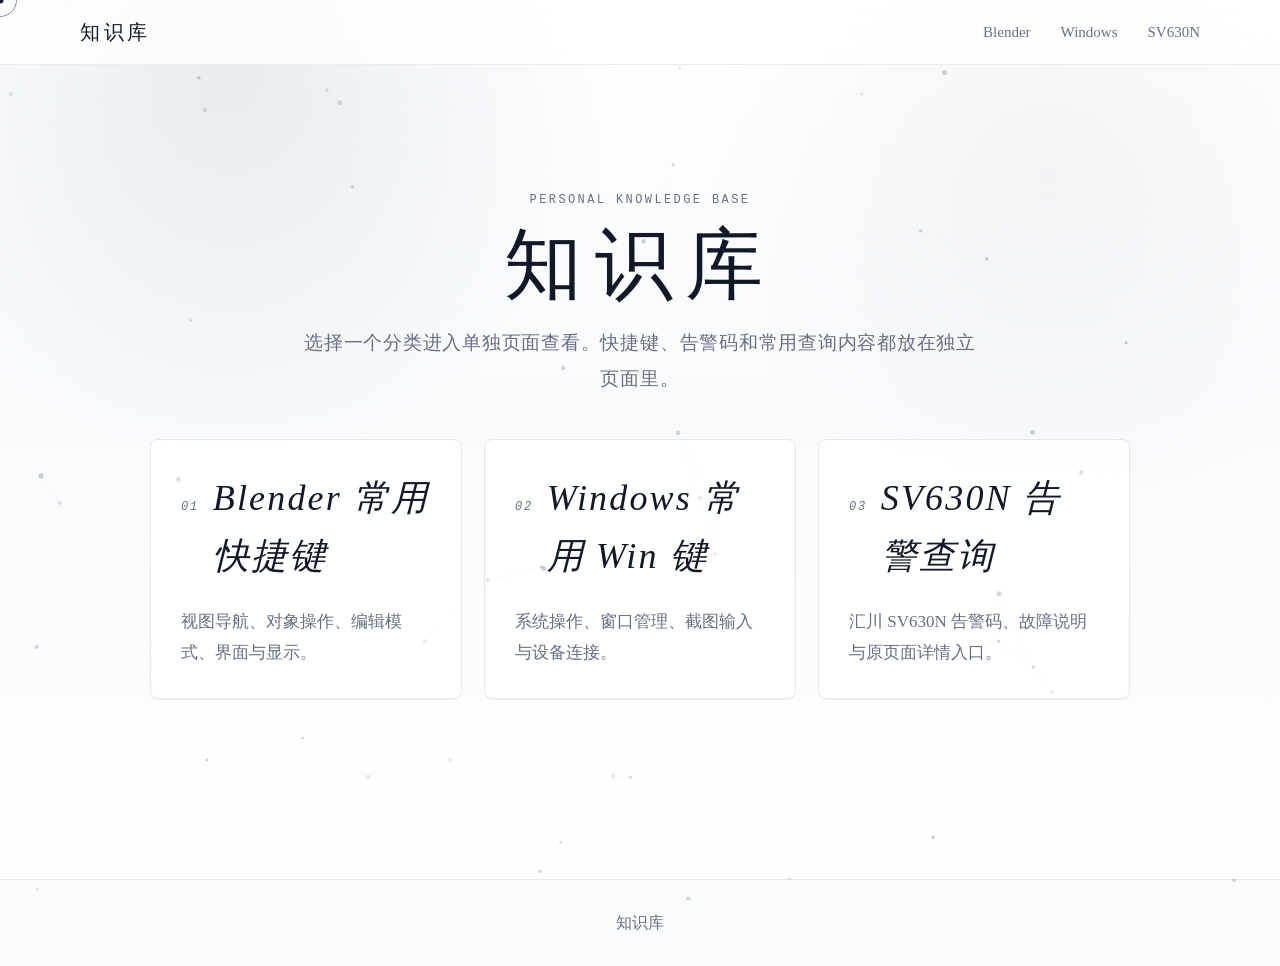
<file: index.html>
<!DOCTYPE html>
<html lang="zh-CN">
  <head>
    <meta charset="UTF-8" />
    <meta name="viewport" content="width=device-width, initial-scale=1.0" />
    <meta http-equiv="Cache-Control" content="no-store, no-cache, must-revalidate" />
    <meta http-equiv="Pragma" content="no-cache" />
    <meta http-equiv="Expires" content="0" />
    <meta name="description" content="Blender、Windows 和 SV630N 告警知识库。" />
    <title>知识库</title>
    <link rel="icon" href="favicon.png" type="image/png" />
    <link rel="stylesheet" href="styles.css?v=align4" />
  </head>
  <body>
    <canvas id="particle-field" aria-hidden="true"></canvas>
    <div class="cursor-dot" aria-hidden="true"></div>
    <div class="cursor-ring" aria-hidden="true"></div>

    <header class="site-header">
      <div class="topbar">
        <a class="brand" href="index.html">知识库</a>
        <nav>
          <a href="blender.html">Blender</a>
          <a href="windows.html">Windows</a>
          <a href="sv630n.html">SV630N</a>
        </nav>
      </div>
    </header>

    <main class="page">
      <section class="intro home-intro reveal">
        <p class="eyebrow">personal knowledge base</p>
        <h1>知识库</h1>
        <p>选择一个分类进入单独页面查看。快捷键、告警码和常用查询内容都放在独立页面里。</p>

        <div class="home-grid">
          <a class="home-card" href="blender.html">
            <h2><span class="home-card-index">01</span>Blender 常用快捷键</h2>
            <p>视图导航、对象操作、编辑模式、界面与显示。</p>
          </a>

          <a class="home-card" href="windows.html">
            <h2><span class="home-card-index">02</span>Windows 常用 Win 键</h2>
            <p>系统操作、窗口管理、截图输入与设备连接。</p>
          </a>

          <a class="home-card" href="sv630n.html">
            <h2><span class="home-card-index">03</span>SV630N 告警查询</h2>
            <p>汇川 SV630N 告警码、故障说明与原页面详情入口。</p>
          </a>
        </div>
      </section>
    </main>

    <footer class="footer">
      <p>知识库</p>
    </footer>

    <script src="script.js?v=align4"></script>
  </body>
</html>
</file>
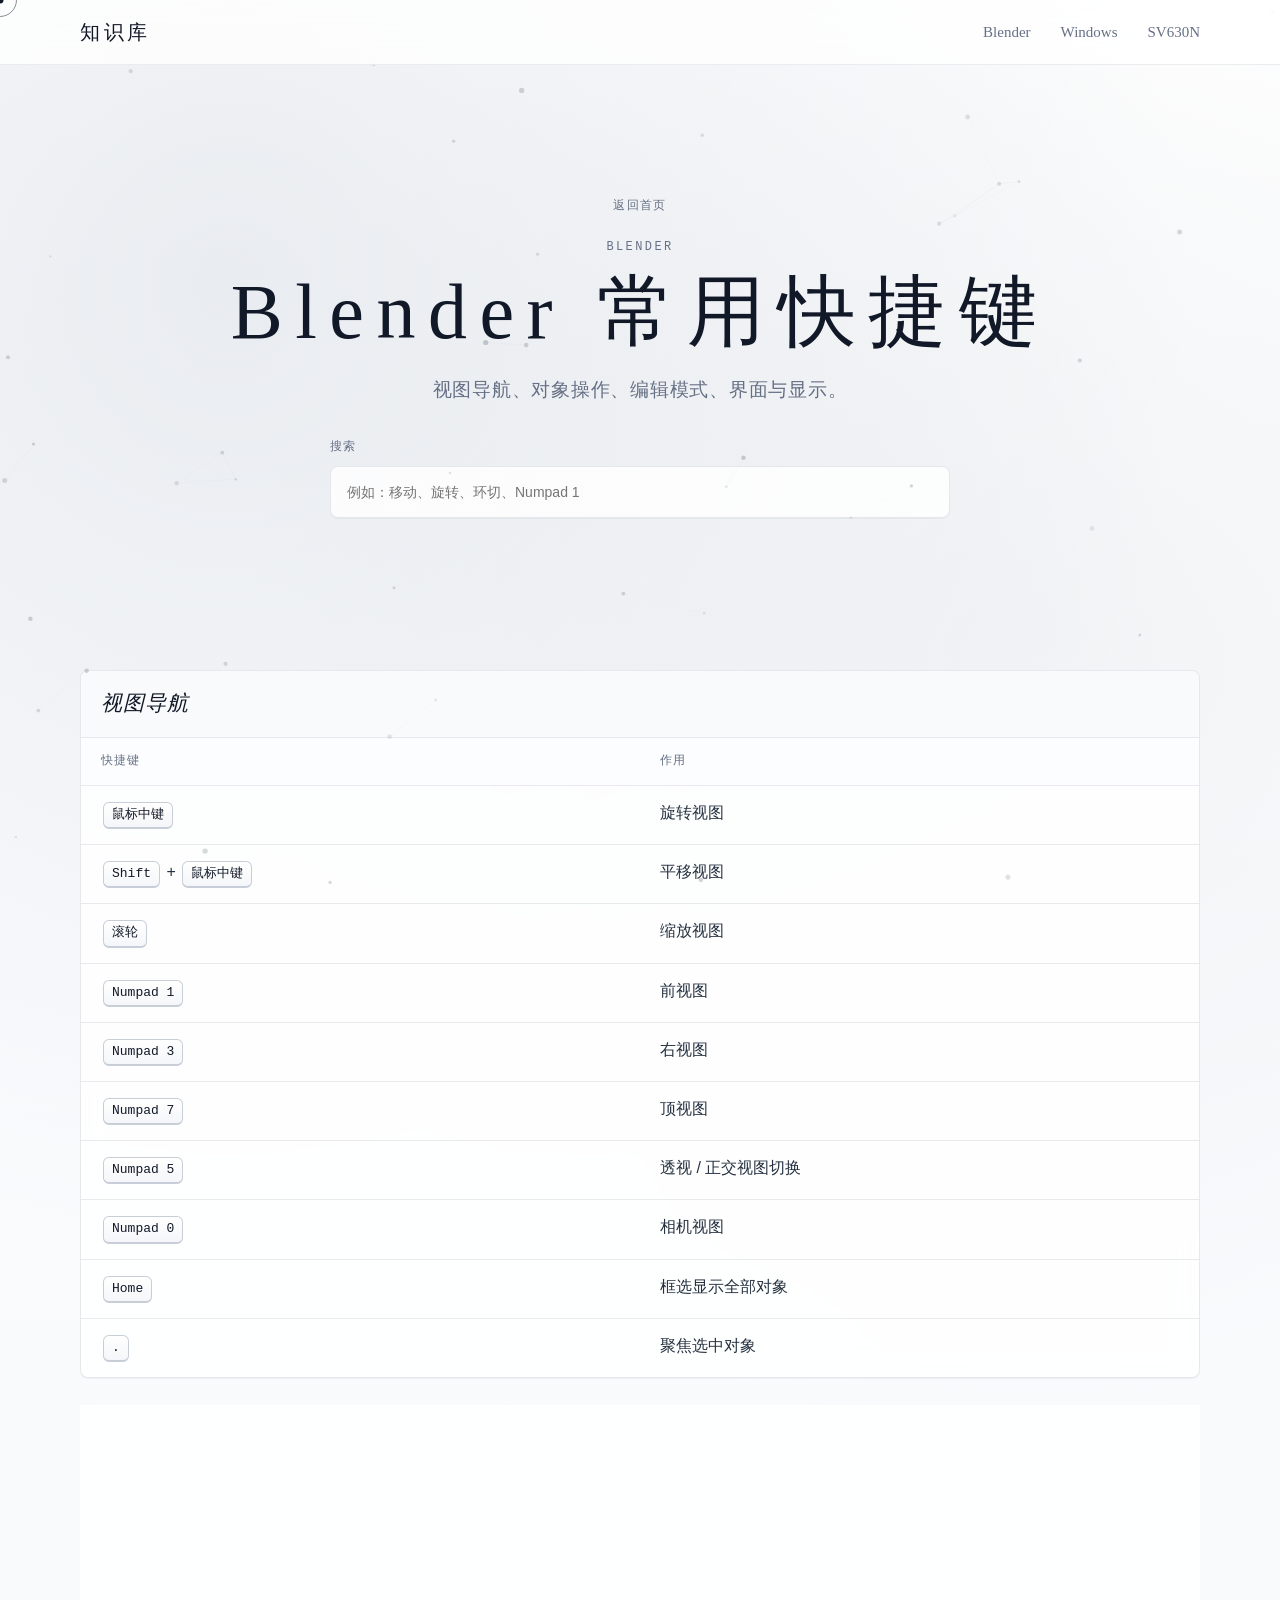
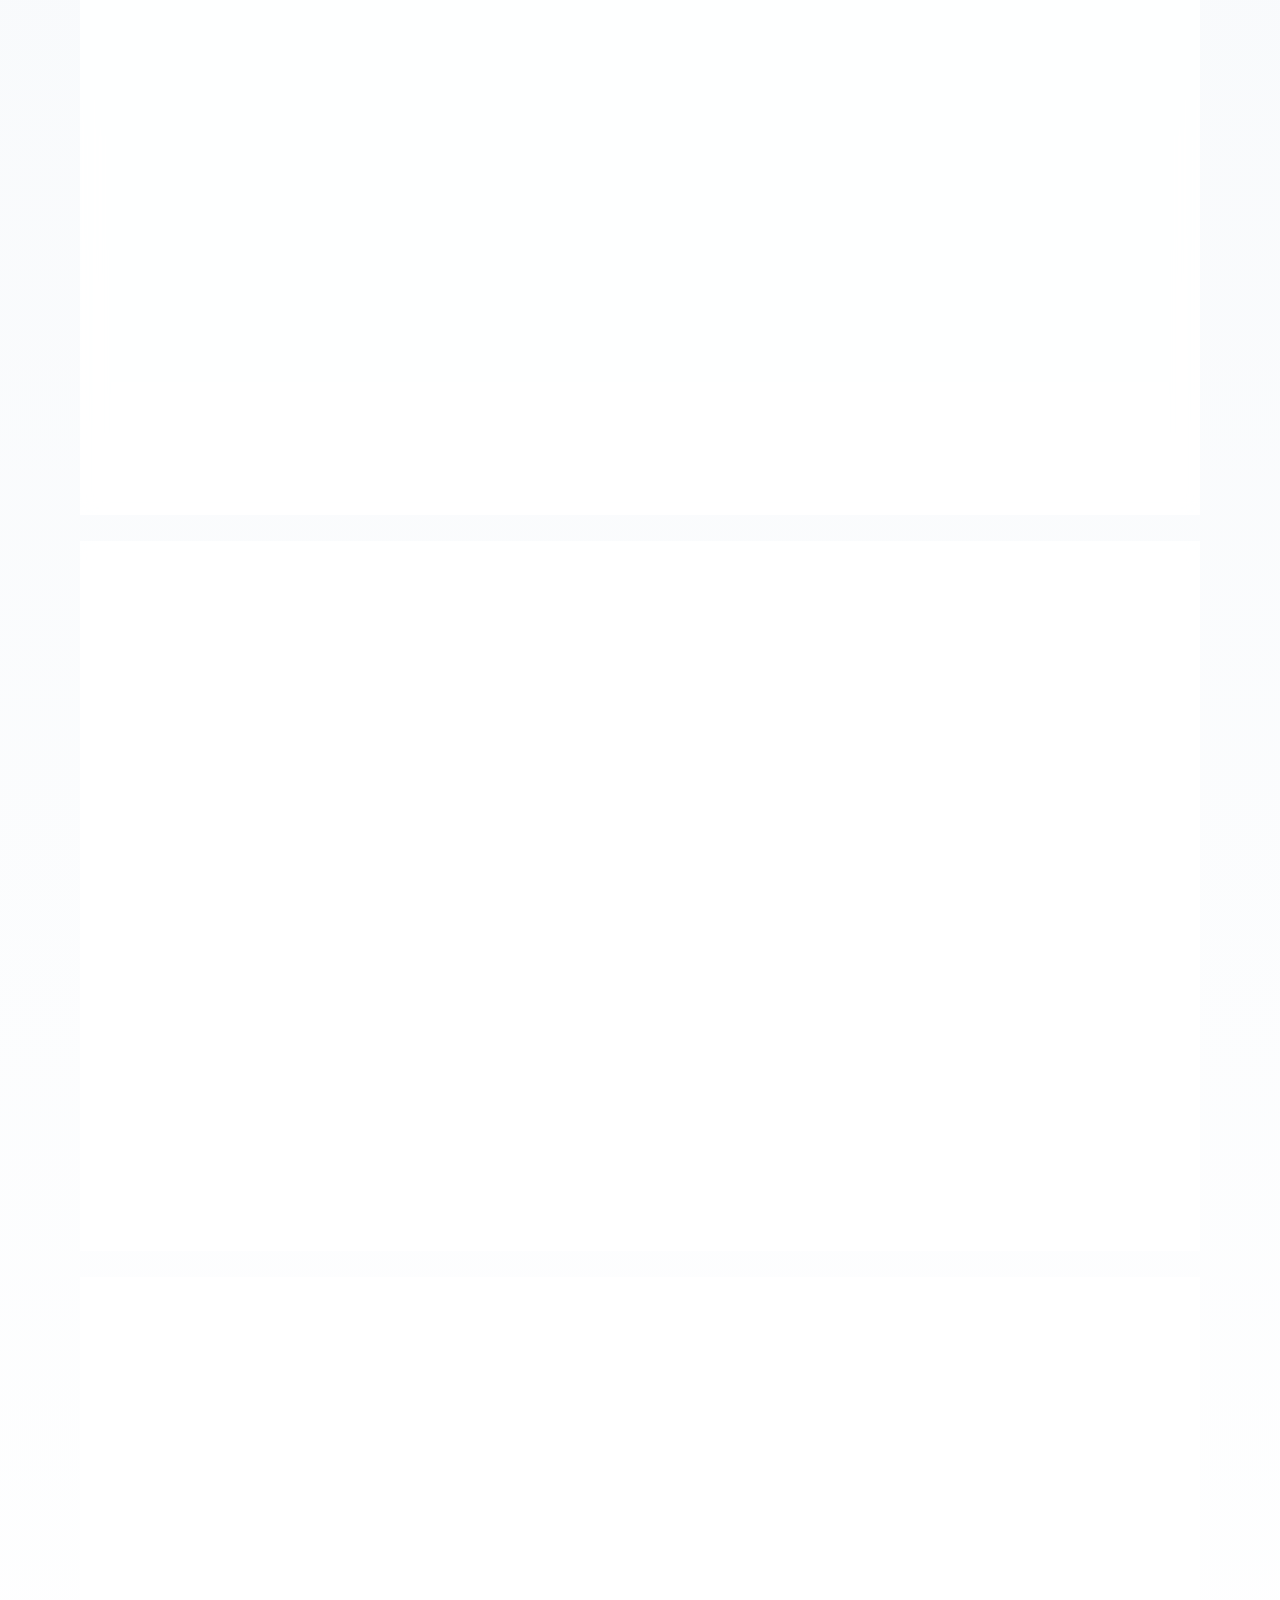
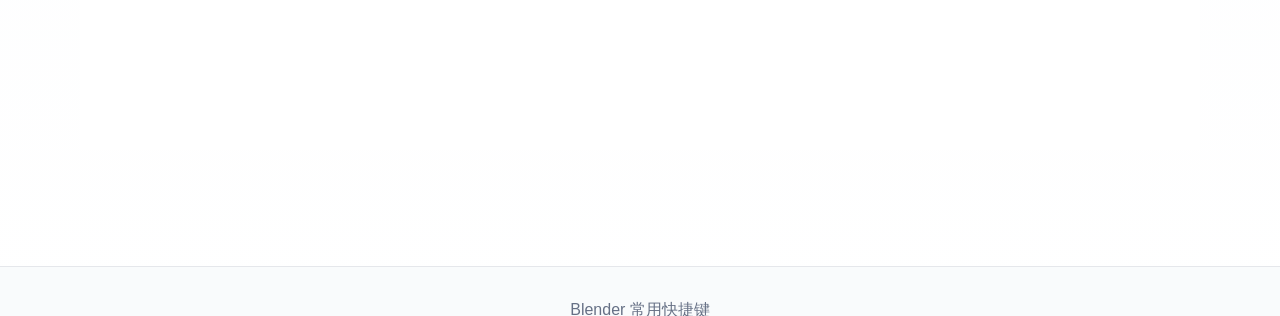
<file: blender.html>
<!DOCTYPE html>
<html lang="zh-CN">
  <head>
    <meta charset="UTF-8" />
    <meta name="viewport" content="width=device-width, initial-scale=1.0" />
    <meta http-equiv="Cache-Control" content="no-store, no-cache, must-revalidate" />
    <meta http-equiv="Pragma" content="no-cache" />
    <meta http-equiv="Expires" content="0" />
    <meta name="description" content="Blender 常用快捷键速查。" />
    <title>Blender 常用快捷键</title>
    <link rel="icon" href="favicon.png" type="image/png" />
    <link rel="stylesheet" href="styles.css?v=pages2" />
  </head>
  <body>
    <canvas id="particle-field" aria-hidden="true"></canvas>
    <div class="cursor-dot" aria-hidden="true"></div>
    <div class="cursor-ring" aria-hidden="true"></div>

    <header class="site-header">
      <div class="topbar">
        <a class="brand" href="index.html">知识库</a>
        <nav>
          <a href="blender.html">Blender</a>
          <a href="windows.html">Windows</a>
          <a href="sv630n.html">SV630N</a>
        </nav>
      </div>
    </header>

    <main class="page">
      <section class="intro reveal">
        <a class="back-link" href="index.html">返回首页</a>
        <p class="eyebrow">Blender</p>
        <h1>Blender 常用快捷键</h1>
        <p>视图导航、对象操作、编辑模式、界面与显示。</p>
        <label class="search">
          <span>搜索</span>
          <input id="shortcut-search" type="search" placeholder="例如：移动、旋转、环切、Numpad 1" autocomplete="off" />
        </label>
      </section>

      <section class="section reveal" data-section>
        <div class="table-block">
          <h3>视图导航</h3>
          <table>
            <thead>
              <tr>
                <th>快捷键</th>
                <th>作用</th>
              </tr>
            </thead>
            <tbody>
              <tr><td><kbd>鼠标中键</kbd></td><td>旋转视图</td></tr>
              <tr><td><kbd>Shift</kbd> + <kbd>鼠标中键</kbd></td><td>平移视图</td></tr>
              <tr><td><kbd>滚轮</kbd></td><td>缩放视图</td></tr>
              <tr><td><kbd>Numpad 1</kbd></td><td>前视图</td></tr>
              <tr><td><kbd>Numpad 3</kbd></td><td>右视图</td></tr>
              <tr><td><kbd>Numpad 7</kbd></td><td>顶视图</td></tr>
              <tr><td><kbd>Numpad 5</kbd></td><td>透视 / 正交视图切换</td></tr>
              <tr><td><kbd>Numpad 0</kbd></td><td>相机视图</td></tr>
              <tr><td><kbd>Home</kbd></td><td>框选显示全部对象</td></tr>
              <tr><td><kbd>.</kbd></td><td>聚焦选中对象</td></tr>
            </tbody>
          </table>
        </div>

        <div class="table-block">
          <h3>对象操作</h3>
          <table>
            <thead>
              <tr>
                <th>快捷键</th>
                <th>作用</th>
              </tr>
            </thead>
            <tbody>
              <tr><td><kbd>G</kbd></td><td>移动</td></tr>
              <tr><td><kbd>R</kbd></td><td>旋转</td></tr>
              <tr><td><kbd>S</kbd></td><td>缩放</td></tr>
              <tr><td><kbd>G</kbd> / <kbd>R</kbd> / <kbd>S</kbd> + <kbd>X</kbd><kbd>Y</kbd><kbd>Z</kbd></td><td>沿指定轴移动、旋转或缩放</td></tr>
              <tr><td><kbd>Shift</kbd> + <kbd>A</kbd></td><td>添加对象</td></tr>
              <tr><td><kbd>X</kbd> 或 <kbd>Delete</kbd></td><td>删除</td></tr>
              <tr><td><kbd>Shift</kbd> + <kbd>D</kbd></td><td>复制对象</td></tr>
              <tr><td><kbd>Alt</kbd> + <kbd>D</kbd></td><td>关联复制</td></tr>
              <tr><td><kbd>Ctrl</kbd> + <kbd>A</kbd></td><td>应用变换</td></tr>
              <tr><td><kbd>Ctrl</kbd> + <kbd>Z</kbd></td><td>撤销</td></tr>
            </tbody>
          </table>
        </div>

        <div class="table-block">
          <h3>编辑模式</h3>
          <table>
            <thead>
              <tr>
                <th>快捷键</th>
                <th>作用</th>
              </tr>
            </thead>
            <tbody>
              <tr><td><kbd>Tab</kbd></td><td>对象模式 / 编辑模式切换</td></tr>
              <tr><td><kbd>1</kbd> / <kbd>2</kbd> / <kbd>3</kbd></td><td>点 / 边 / 面选择</td></tr>
              <tr><td><kbd>A</kbd></td><td>全选 / 取消全选</td></tr>
              <tr><td><kbd>E</kbd></td><td>挤出</td></tr>
              <tr><td><kbd>I</kbd></td><td>内插面</td></tr>
              <tr><td><kbd>Ctrl</kbd> + <kbd>R</kbd></td><td>环切</td></tr>
              <tr><td><kbd>K</kbd></td><td>刀具</td></tr>
              <tr><td><kbd>F</kbd></td><td>填充面 / 创建边</td></tr>
              <tr><td><kbd>M</kbd></td><td>合并点</td></tr>
              <tr><td><kbd>P</kbd></td><td>分离选中部分</td></tr>
            </tbody>
          </table>
        </div>

        <div class="table-block">
          <h3>界面与显示</h3>
          <table>
            <thead>
              <tr>
                <th>快捷键</th>
                <th>作用</th>
              </tr>
            </thead>
            <tbody>
              <tr><td><kbd>T</kbd></td><td>显示 / 隐藏左侧工具栏</td></tr>
              <tr><td><kbd>N</kbd></td><td>显示 / 隐藏右侧属性栏</td></tr>
              <tr><td><kbd>Z</kbd></td><td>视图着色菜单</td></tr>
              <tr><td><kbd>F3</kbd></td><td>搜索命令</td></tr>
              <tr><td><kbd>Ctrl</kbd> + <kbd>Space</kbd></td><td>最大化当前区域</td></tr>
              <tr><td><kbd>Space</kbd></td><td>播放 / 暂停时间轴</td></tr>
            </tbody>
          </table>
        </div>
      </section>
    </main>

    <footer class="footer">
      <p>Blender 常用快捷键</p>
    </footer>

    <script src="script.js?v=pages2"></script>
  </body>
</html>
</file>
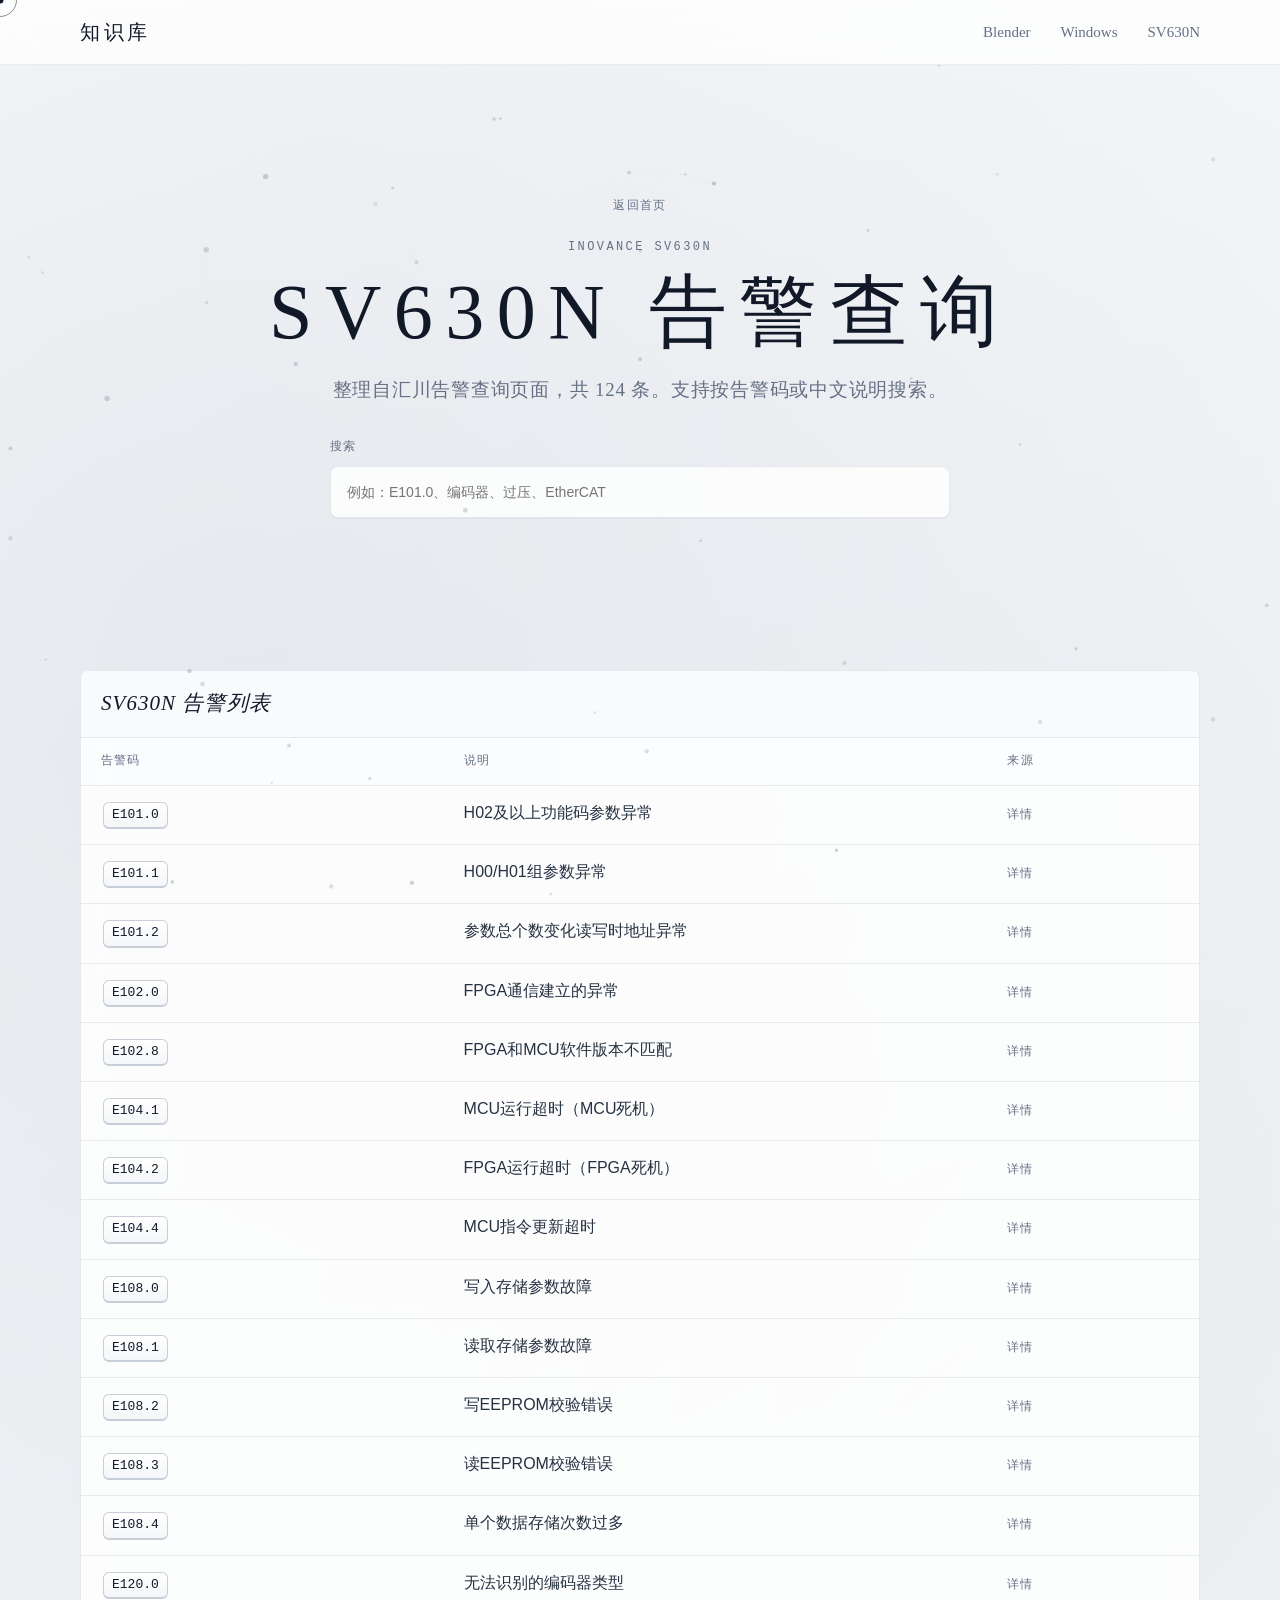
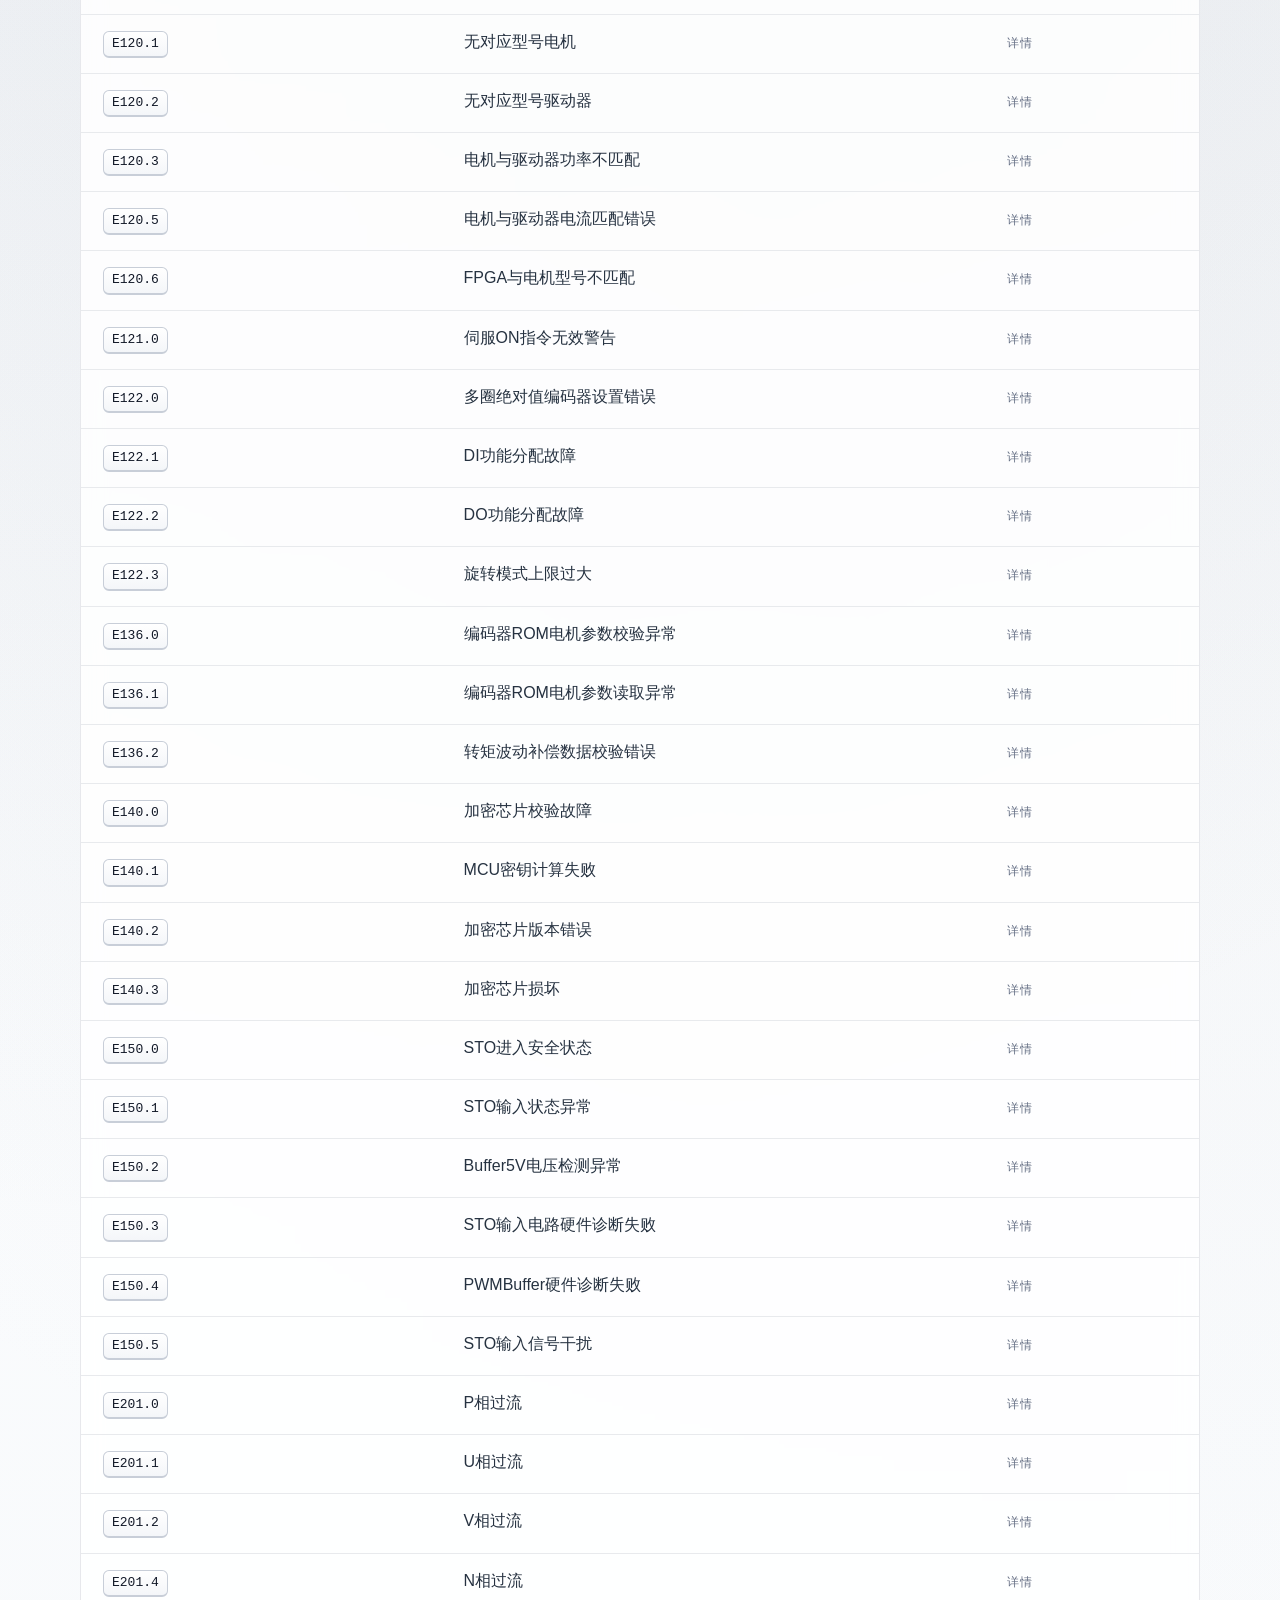
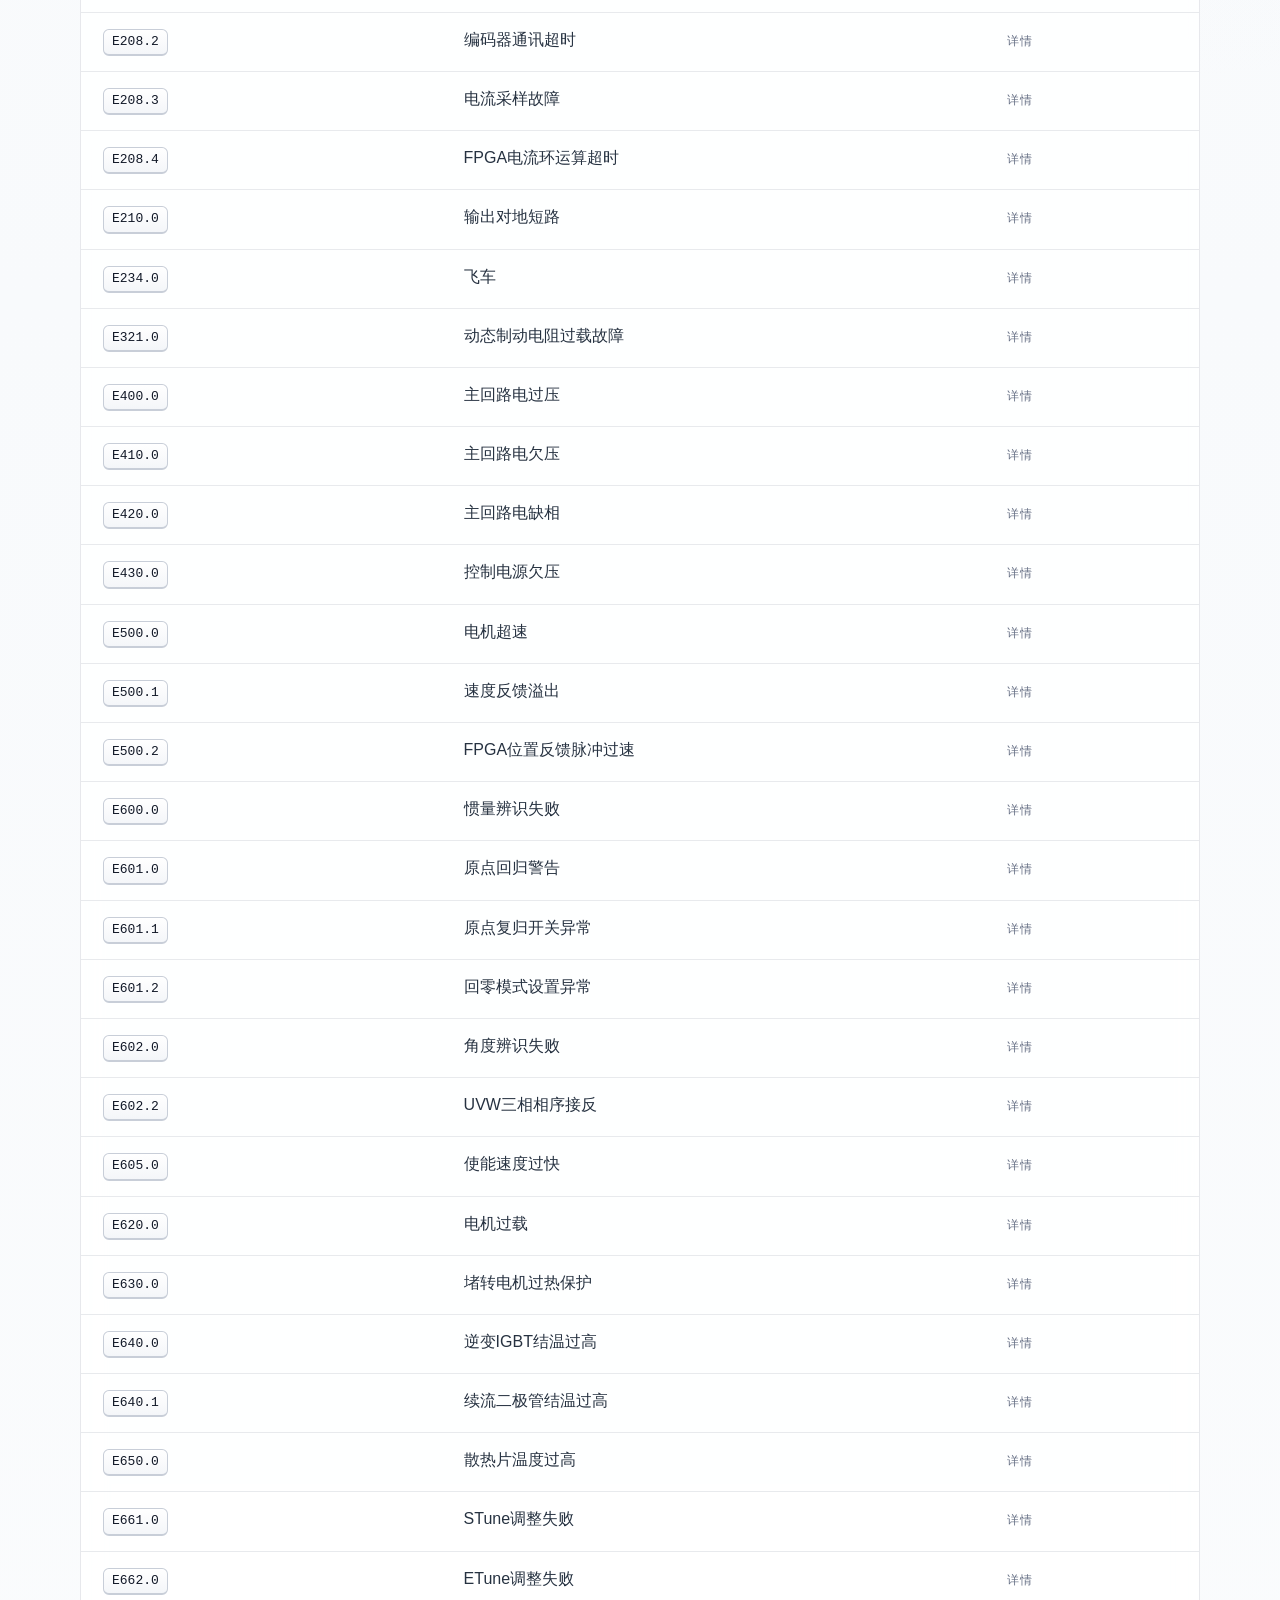
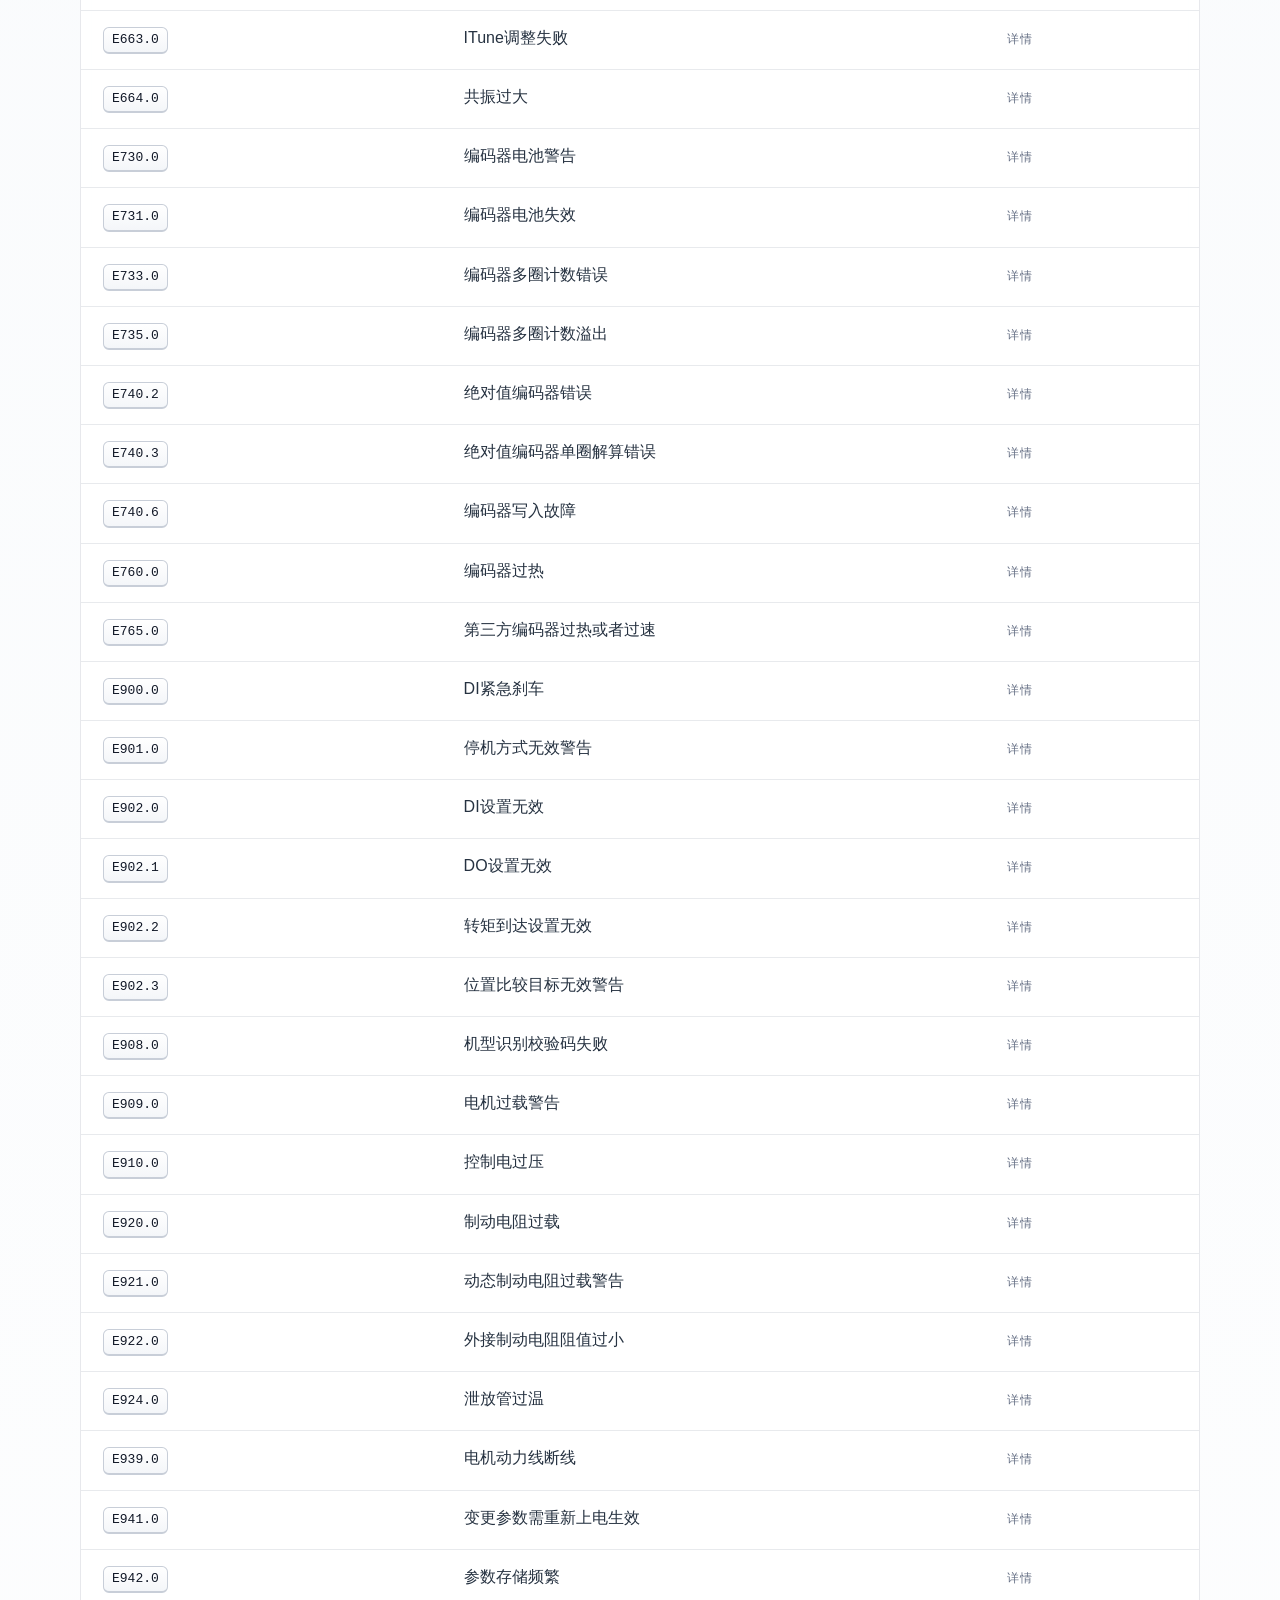
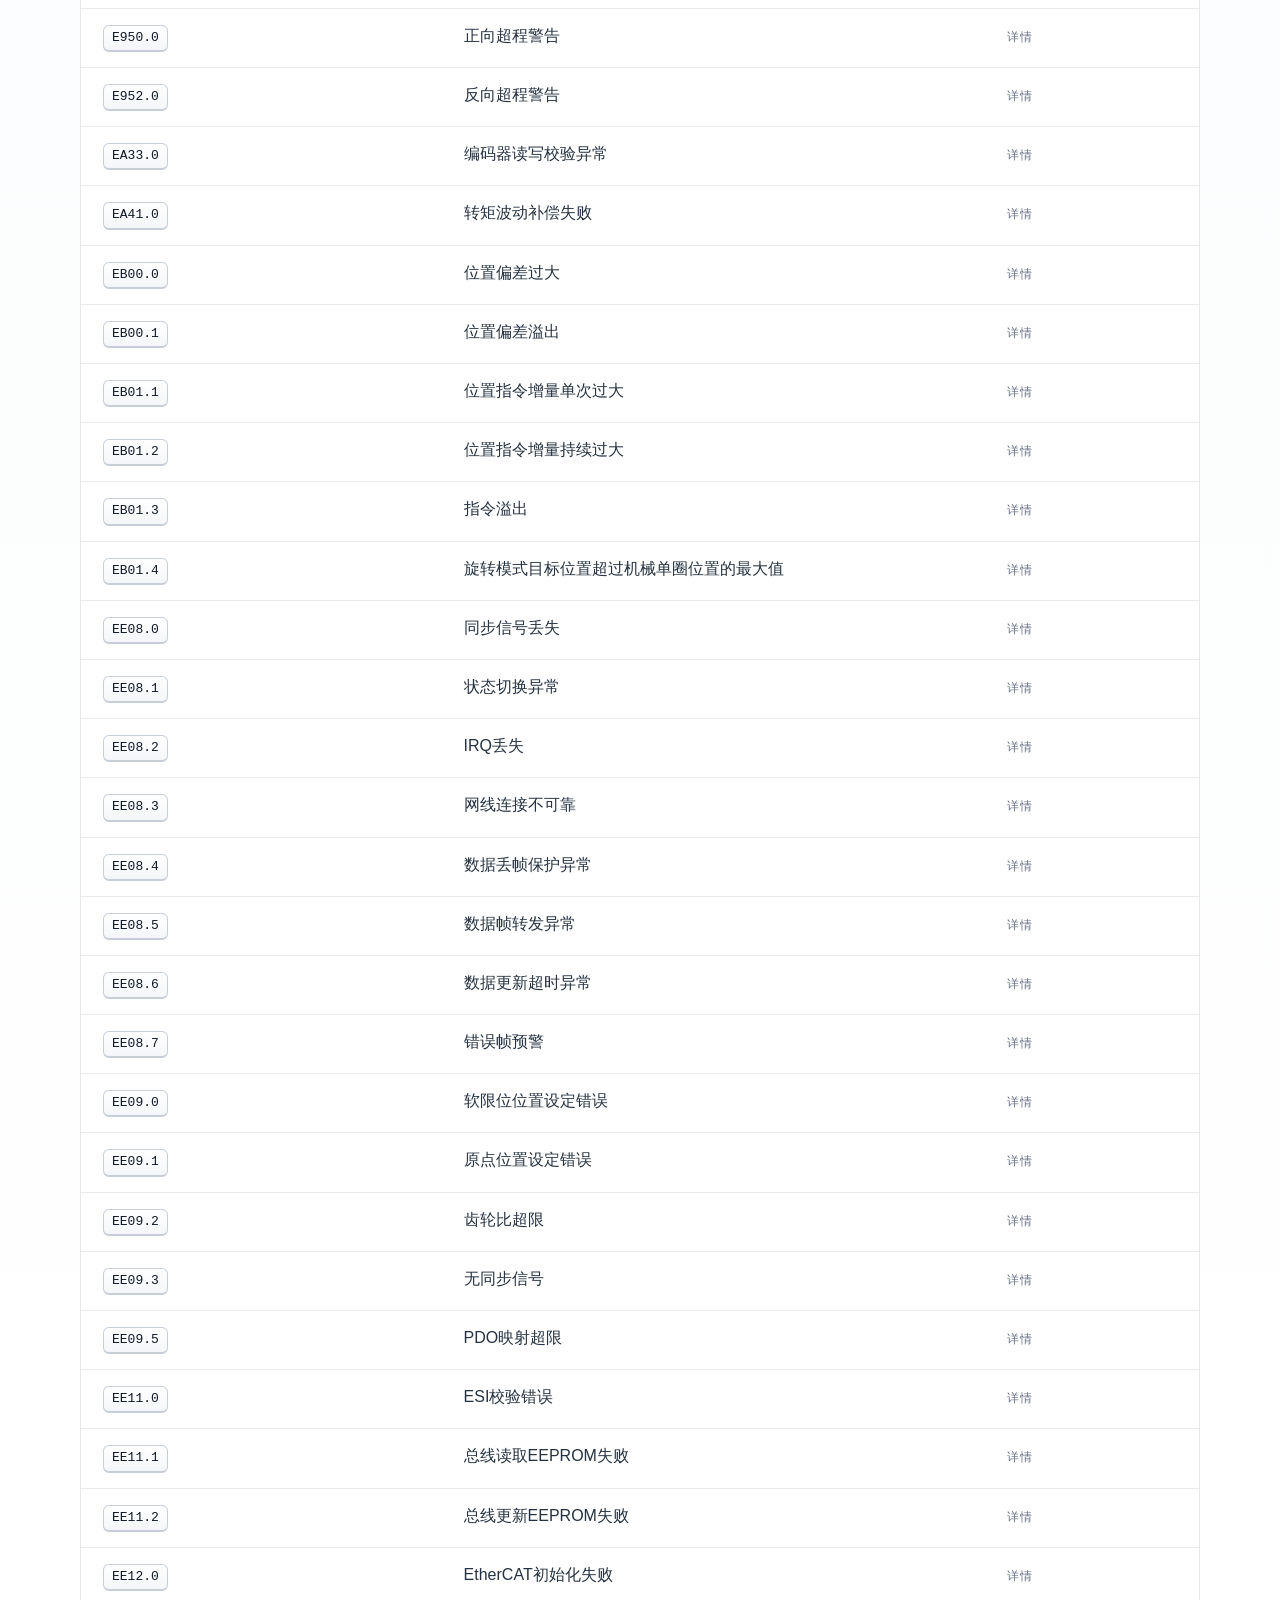
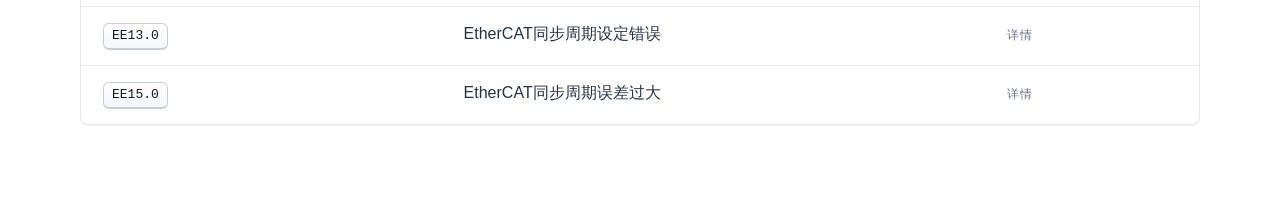
<file: sv630n.html>
<!DOCTYPE html>
<html lang="zh-CN">
  <head>
    <meta charset="UTF-8" />
    <meta name="viewport" content="width=device-width, initial-scale=1.0" />
    <meta http-equiv="Cache-Control" content="no-store, no-cache, must-revalidate" />
    <meta http-equiv="Pragma" content="no-cache" />
    <meta http-equiv="Expires" content="0" />
    <meta name="description" content="汇川 SV630N 告警码速查。" />
    <title>SV630N 告警查询</title>
    <link rel="icon" href="favicon.png" type="image/png" />
    <link rel="stylesheet" href="styles.css?v=sv630n1" />
  </head>
  <body>
    <canvas id="particle-field" aria-hidden="true"></canvas>
    <div class="cursor-dot" aria-hidden="true"></div>
    <div class="cursor-ring" aria-hidden="true"></div>

    <header class="site-header">
      <div class="topbar">
        <a class="brand" href="index.html">知识库</a>
        <nav>
          <a href="blender.html">Blender</a>
          <a href="windows.html">Windows</a>
          <a href="sv630n.html">SV630N</a>
        </nav>
      </div>
    </header>

    <main class="page">
      <section class="intro reveal">
        <a class="back-link" href="index.html">返回首页</a>
        <p class="eyebrow">Inovance SV630N</p>
        <h1>SV630N 告警查询</h1>
        <p>整理自汇川告警查询页面，共 124 条。支持按告警码或中文说明搜索。</p>
        <label class="search">
          <span>搜索</span>
          <input id="shortcut-search" type="search" placeholder="例如：E101.0、编码器、过压、EtherCAT" autocomplete="off" />
        </label>
      </section>

      <section class="section reveal" data-section>
        <div class="table-block alarm-table">
          <h3>SV630N 告警列表</h3>
          <table>
            <thead>
              <tr>
                <th>告警码</th>
                <th>说明</th>
                <th>来源</th>
              </tr>
            </thead>
            <tbody>
              <tr><td><kbd>E101.0</kbd></td><td>H02及以上功能码参数异常</td><td><a class="source-link" href="https://work.inovance.com/serviceapp/alarm/openAlarmDetail?id=2068046226472857616&openId=oxf6Yjk-F_hQoeGWDB-j52eSrqmc" target="_blank" rel="noreferrer">详情</a></td></tr>
              <tr><td><kbd>E101.1</kbd></td><td>H00/H01组参数异常</td><td><a class="source-link" href="https://work.inovance.com/serviceapp/alarm/openAlarmDetail?id=2068046226477051906&openId=oxf6Yjk-F_hQoeGWDB-j52eSrqmc" target="_blank" rel="noreferrer">详情</a></td></tr>
              <tr><td><kbd>E101.2</kbd></td><td>参数总个数变化读写时地址异常</td><td><a class="source-link" href="https://work.inovance.com/serviceapp/alarm/openAlarmDetail?id=2068046226477051907&openId=oxf6Yjk-F_hQoeGWDB-j52eSrqmc" target="_blank" rel="noreferrer">详情</a></td></tr>
              <tr><td><kbd>E102.0</kbd></td><td>FPGA通信建立的异常</td><td><a class="source-link" href="https://work.inovance.com/serviceapp/alarm/openAlarmDetail?id=2068046226477051908&openId=oxf6Yjk-F_hQoeGWDB-j52eSrqmc" target="_blank" rel="noreferrer">详情</a></td></tr>
              <tr><td><kbd>E102.8</kbd></td><td>FPGA和MCU软件版本不匹配</td><td><a class="source-link" href="https://work.inovance.com/serviceapp/alarm/openAlarmDetail?id=2068046226477051909&openId=oxf6Yjk-F_hQoeGWDB-j52eSrqmc" target="_blank" rel="noreferrer">详情</a></td></tr>
              <tr><td><kbd>E104.1</kbd></td><td>MCU运行超时（MCU死机）</td><td><a class="source-link" href="https://work.inovance.com/serviceapp/alarm/openAlarmDetail?id=2068046226477051910&openId=oxf6Yjk-F_hQoeGWDB-j52eSrqmc" target="_blank" rel="noreferrer">详情</a></td></tr>
              <tr><td><kbd>E104.2</kbd></td><td>FPGA运行超时（FPGA死机）</td><td><a class="source-link" href="https://work.inovance.com/serviceapp/alarm/openAlarmDetail?id=2068046226477051911&openId=oxf6Yjk-F_hQoeGWDB-j52eSrqmc" target="_blank" rel="noreferrer">详情</a></td></tr>
              <tr><td><kbd>E104.4</kbd></td><td>MCU指令更新超时</td><td><a class="source-link" href="https://work.inovance.com/serviceapp/alarm/openAlarmDetail?id=2068046226477051912&openId=oxf6Yjk-F_hQoeGWDB-j52eSrqmc" target="_blank" rel="noreferrer">详情</a></td></tr>
              <tr><td><kbd>E108.0</kbd></td><td>写入存储参数故障</td><td><a class="source-link" href="https://work.inovance.com/serviceapp/alarm/openAlarmDetail?id=2068046226481246210&openId=oxf6Yjk-F_hQoeGWDB-j52eSrqmc" target="_blank" rel="noreferrer">详情</a></td></tr>
              <tr><td><kbd>E108.1</kbd></td><td>读取存储参数故障</td><td><a class="source-link" href="https://work.inovance.com/serviceapp/alarm/openAlarmDetail?id=2068046226481246211&openId=oxf6Yjk-F_hQoeGWDB-j52eSrqmc" target="_blank" rel="noreferrer">详情</a></td></tr>
              <tr><td><kbd>E108.2</kbd></td><td>写EEPROM校验错误</td><td><a class="source-link" href="https://work.inovance.com/serviceapp/alarm/openAlarmDetail?id=2068046226481246212&openId=oxf6Yjk-F_hQoeGWDB-j52eSrqmc" target="_blank" rel="noreferrer">详情</a></td></tr>
              <tr><td><kbd>E108.3</kbd></td><td>读EEPROM校验错误</td><td><a class="source-link" href="https://work.inovance.com/serviceapp/alarm/openAlarmDetail?id=2068046226481246213&openId=oxf6Yjk-F_hQoeGWDB-j52eSrqmc" target="_blank" rel="noreferrer">详情</a></td></tr>
              <tr><td><kbd>E108.4</kbd></td><td>单个数据存储次数过多</td><td><a class="source-link" href="https://work.inovance.com/serviceapp/alarm/openAlarmDetail?id=2068046226481246214&openId=oxf6Yjk-F_hQoeGWDB-j52eSrqmc" target="_blank" rel="noreferrer">详情</a></td></tr>
              <tr><td><kbd>E120.0</kbd></td><td>无法识别的编码器类型</td><td><a class="source-link" href="https://work.inovance.com/serviceapp/alarm/openAlarmDetail?id=2068046226481246215&openId=oxf6Yjk-F_hQoeGWDB-j52eSrqmc" target="_blank" rel="noreferrer">详情</a></td></tr>
              <tr><td><kbd>E120.1</kbd></td><td>无对应型号电机</td><td><a class="source-link" href="https://work.inovance.com/serviceapp/alarm/openAlarmDetail?id=2068046226481246216&openId=oxf6Yjk-F_hQoeGWDB-j52eSrqmc" target="_blank" rel="noreferrer">详情</a></td></tr>
              <tr><td><kbd>E120.2</kbd></td><td>无对应型号驱动器</td><td><a class="source-link" href="https://work.inovance.com/serviceapp/alarm/openAlarmDetail?id=2068046226481246217&openId=oxf6Yjk-F_hQoeGWDB-j52eSrqmc" target="_blank" rel="noreferrer">详情</a></td></tr>
              <tr><td><kbd>E120.3</kbd></td><td>电机与驱动器功率不匹配</td><td><a class="source-link" href="https://work.inovance.com/serviceapp/alarm/openAlarmDetail?id=2068046226481246218&openId=oxf6Yjk-F_hQoeGWDB-j52eSrqmc" target="_blank" rel="noreferrer">详情</a></td></tr>
              <tr><td><kbd>E120.5</kbd></td><td>电机与驱动器电流匹配错误</td><td><a class="source-link" href="https://work.inovance.com/serviceapp/alarm/openAlarmDetail?id=2068046226481246219&openId=oxf6Yjk-F_hQoeGWDB-j52eSrqmc" target="_blank" rel="noreferrer">详情</a></td></tr>
              <tr><td><kbd>E120.6</kbd></td><td>FPGA与电机型号不匹配</td><td><a class="source-link" href="https://work.inovance.com/serviceapp/alarm/openAlarmDetail?id=2068046226485440514&openId=oxf6Yjk-F_hQoeGWDB-j52eSrqmc" target="_blank" rel="noreferrer">详情</a></td></tr>
              <tr><td><kbd>E121.0</kbd></td><td>伺服ON指令无效警告</td><td><a class="source-link" href="https://work.inovance.com/serviceapp/alarm/openAlarmDetail?id=2068046226485440515&openId=oxf6Yjk-F_hQoeGWDB-j52eSrqmc" target="_blank" rel="noreferrer">详情</a></td></tr>
              <tr><td><kbd>E122.0</kbd></td><td>多圈绝对值编码器设置错误</td><td><a class="source-link" href="https://work.inovance.com/serviceapp/alarm/openAlarmDetail?id=2068046226485440516&openId=oxf6Yjk-F_hQoeGWDB-j52eSrqmc" target="_blank" rel="noreferrer">详情</a></td></tr>
              <tr><td><kbd>E122.1</kbd></td><td>DI功能分配故障</td><td><a class="source-link" href="https://work.inovance.com/serviceapp/alarm/openAlarmDetail?id=2068046226485440517&openId=oxf6Yjk-F_hQoeGWDB-j52eSrqmc" target="_blank" rel="noreferrer">详情</a></td></tr>
              <tr><td><kbd>E122.2</kbd></td><td>DO功能分配故障</td><td><a class="source-link" href="https://work.inovance.com/serviceapp/alarm/openAlarmDetail?id=2068046226485440518&openId=oxf6Yjk-F_hQoeGWDB-j52eSrqmc" target="_blank" rel="noreferrer">详情</a></td></tr>
              <tr><td><kbd>E122.3</kbd></td><td>旋转模式上限过大</td><td><a class="source-link" href="https://work.inovance.com/serviceapp/alarm/openAlarmDetail?id=2068046226485440519&openId=oxf6Yjk-F_hQoeGWDB-j52eSrqmc" target="_blank" rel="noreferrer">详情</a></td></tr>
              <tr><td><kbd>E136.0</kbd></td><td>编码器ROM电机参数校验异常</td><td><a class="source-link" href="https://work.inovance.com/serviceapp/alarm/openAlarmDetail?id=2068046226485440520&openId=oxf6Yjk-F_hQoeGWDB-j52eSrqmc" target="_blank" rel="noreferrer">详情</a></td></tr>
              <tr><td><kbd>E136.1</kbd></td><td>编码器ROM电机参数读取异常</td><td><a class="source-link" href="https://work.inovance.com/serviceapp/alarm/openAlarmDetail?id=2068046226485440521&openId=oxf6Yjk-F_hQoeGWDB-j52eSrqmc" target="_blank" rel="noreferrer">详情</a></td></tr>
              <tr><td><kbd>E136.2</kbd></td><td>转矩波动补偿数据校验错误</td><td><a class="source-link" href="https://work.inovance.com/serviceapp/alarm/openAlarmDetail?id=2068046226485440522&openId=oxf6Yjk-F_hQoeGWDB-j52eSrqmc" target="_blank" rel="noreferrer">详情</a></td></tr>
              <tr><td><kbd>E140.0</kbd></td><td>加密芯片校验故障</td><td><a class="source-link" href="https://work.inovance.com/serviceapp/alarm/openAlarmDetail?id=2068046226485440523&openId=oxf6Yjk-F_hQoeGWDB-j52eSrqmc" target="_blank" rel="noreferrer">详情</a></td></tr>
              <tr><td><kbd>E140.1</kbd></td><td>MCU密钥计算失败</td><td><a class="source-link" href="https://work.inovance.com/serviceapp/alarm/openAlarmDetail?id=2068046226485440524&openId=oxf6Yjk-F_hQoeGWDB-j52eSrqmc" target="_blank" rel="noreferrer">详情</a></td></tr>
              <tr><td><kbd>E140.2</kbd></td><td>加密芯片版本错误</td><td><a class="source-link" href="https://work.inovance.com/serviceapp/alarm/openAlarmDetail?id=2068046226489634817&openId=oxf6Yjk-F_hQoeGWDB-j52eSrqmc" target="_blank" rel="noreferrer">详情</a></td></tr>
              <tr><td><kbd>E140.3</kbd></td><td>加密芯片损坏</td><td><a class="source-link" href="https://work.inovance.com/serviceapp/alarm/openAlarmDetail?id=2068046226489634818&openId=oxf6Yjk-F_hQoeGWDB-j52eSrqmc" target="_blank" rel="noreferrer">详情</a></td></tr>
              <tr><td><kbd>E150.0</kbd></td><td>STO进入安全状态</td><td><a class="source-link" href="https://work.inovance.com/serviceapp/alarm/openAlarmDetail?id=2068046226489634819&openId=oxf6Yjk-F_hQoeGWDB-j52eSrqmc" target="_blank" rel="noreferrer">详情</a></td></tr>
              <tr><td><kbd>E150.1</kbd></td><td>STO输入状态异常</td><td><a class="source-link" href="https://work.inovance.com/serviceapp/alarm/openAlarmDetail?id=2068046226489634820&openId=oxf6Yjk-F_hQoeGWDB-j52eSrqmc" target="_blank" rel="noreferrer">详情</a></td></tr>
              <tr><td><kbd>E150.2</kbd></td><td>Buffer5V电压检测异常</td><td><a class="source-link" href="https://work.inovance.com/serviceapp/alarm/openAlarmDetail?id=2068046226489634821&openId=oxf6Yjk-F_hQoeGWDB-j52eSrqmc" target="_blank" rel="noreferrer">详情</a></td></tr>
              <tr><td><kbd>E150.3</kbd></td><td>STO输入电路硬件诊断失败</td><td><a class="source-link" href="https://work.inovance.com/serviceapp/alarm/openAlarmDetail?id=2068046226489634822&openId=oxf6Yjk-F_hQoeGWDB-j52eSrqmc" target="_blank" rel="noreferrer">详情</a></td></tr>
              <tr><td><kbd>E150.4</kbd></td><td>PWMBuffer硬件诊断失败</td><td><a class="source-link" href="https://work.inovance.com/serviceapp/alarm/openAlarmDetail?id=2068046226489634823&openId=oxf6Yjk-F_hQoeGWDB-j52eSrqmc" target="_blank" rel="noreferrer">详情</a></td></tr>
              <tr><td><kbd>E150.5</kbd></td><td>STO输入信号干扰</td><td><a class="source-link" href="https://work.inovance.com/serviceapp/alarm/openAlarmDetail?id=2068046226489634824&openId=oxf6Yjk-F_hQoeGWDB-j52eSrqmc" target="_blank" rel="noreferrer">详情</a></td></tr>
              <tr><td><kbd>E201.0</kbd></td><td>P相过流</td><td><a class="source-link" href="https://work.inovance.com/serviceapp/alarm/openAlarmDetail?id=2068046226489634825&openId=oxf6Yjk-F_hQoeGWDB-j52eSrqmc" target="_blank" rel="noreferrer">详情</a></td></tr>
              <tr><td><kbd>E201.1</kbd></td><td>U相过流</td><td><a class="source-link" href="https://work.inovance.com/serviceapp/alarm/openAlarmDetail?id=2068046226489634826&openId=oxf6Yjk-F_hQoeGWDB-j52eSrqmc" target="_blank" rel="noreferrer">详情</a></td></tr>
              <tr><td><kbd>E201.2</kbd></td><td>V相过流</td><td><a class="source-link" href="https://work.inovance.com/serviceapp/alarm/openAlarmDetail?id=2068046226489634827&openId=oxf6Yjk-F_hQoeGWDB-j52eSrqmc" target="_blank" rel="noreferrer">详情</a></td></tr>
              <tr><td><kbd>E201.4</kbd></td><td>N相过流</td><td><a class="source-link" href="https://work.inovance.com/serviceapp/alarm/openAlarmDetail?id=2068046226489634828&openId=oxf6Yjk-F_hQoeGWDB-j52eSrqmc" target="_blank" rel="noreferrer">详情</a></td></tr>
              <tr><td><kbd>E208.2</kbd></td><td>编码器通讯超时</td><td><a class="source-link" href="https://work.inovance.com/serviceapp/alarm/openAlarmDetail?id=2068046226489634829&openId=oxf6Yjk-F_hQoeGWDB-j52eSrqmc" target="_blank" rel="noreferrer">详情</a></td></tr>
              <tr><td><kbd>E208.3</kbd></td><td>电流采样故障</td><td><a class="source-link" href="https://work.inovance.com/serviceapp/alarm/openAlarmDetail?id=2068046226489634830&openId=oxf6Yjk-F_hQoeGWDB-j52eSrqmc" target="_blank" rel="noreferrer">详情</a></td></tr>
              <tr><td><kbd>E208.4</kbd></td><td>FPGA电流环运算超时</td><td><a class="source-link" href="https://work.inovance.com/serviceapp/alarm/openAlarmDetail?id=2068046226493829121&openId=oxf6Yjk-F_hQoeGWDB-j52eSrqmc" target="_blank" rel="noreferrer">详情</a></td></tr>
              <tr><td><kbd>E210.0</kbd></td><td>输出对地短路</td><td><a class="source-link" href="https://work.inovance.com/serviceapp/alarm/openAlarmDetail?id=2068046226493829122&openId=oxf6Yjk-F_hQoeGWDB-j52eSrqmc" target="_blank" rel="noreferrer">详情</a></td></tr>
              <tr><td><kbd>E234.0</kbd></td><td>飞车</td><td><a class="source-link" href="https://work.inovance.com/serviceapp/alarm/openAlarmDetail?id=2068046226493829123&openId=oxf6Yjk-F_hQoeGWDB-j52eSrqmc" target="_blank" rel="noreferrer">详情</a></td></tr>
              <tr><td><kbd>E321.0</kbd></td><td>动态制动电阻过载故障</td><td><a class="source-link" href="https://work.inovance.com/serviceapp/alarm/openAlarmDetail?id=2068046226493829124&openId=oxf6Yjk-F_hQoeGWDB-j52eSrqmc" target="_blank" rel="noreferrer">详情</a></td></tr>
              <tr><td><kbd>E400.0</kbd></td><td>主回路电过压</td><td><a class="source-link" href="https://work.inovance.com/serviceapp/alarm/openAlarmDetail?id=2068046226493829125&openId=oxf6Yjk-F_hQoeGWDB-j52eSrqmc" target="_blank" rel="noreferrer">详情</a></td></tr>
              <tr><td><kbd>E410.0</kbd></td><td>主回路电欠压</td><td><a class="source-link" href="https://work.inovance.com/serviceapp/alarm/openAlarmDetail?id=2068046226493829126&openId=oxf6Yjk-F_hQoeGWDB-j52eSrqmc" target="_blank" rel="noreferrer">详情</a></td></tr>
              <tr><td><kbd>E420.0</kbd></td><td>主回路电缺相</td><td><a class="source-link" href="https://work.inovance.com/serviceapp/alarm/openAlarmDetail?id=2068046226493829127&openId=oxf6Yjk-F_hQoeGWDB-j52eSrqmc" target="_blank" rel="noreferrer">详情</a></td></tr>
              <tr><td><kbd>E430.0</kbd></td><td>控制电源欠压</td><td><a class="source-link" href="https://work.inovance.com/serviceapp/alarm/openAlarmDetail?id=2068046226493829128&openId=oxf6Yjk-F_hQoeGWDB-j52eSrqmc" target="_blank" rel="noreferrer">详情</a></td></tr>
              <tr><td><kbd>E500.0</kbd></td><td>电机超速</td><td><a class="source-link" href="https://work.inovance.com/serviceapp/alarm/openAlarmDetail?id=2068046226493829129&openId=oxf6Yjk-F_hQoeGWDB-j52eSrqmc" target="_blank" rel="noreferrer">详情</a></td></tr>
              <tr><td><kbd>E500.1</kbd></td><td>速度反馈溢出</td><td><a class="source-link" href="https://work.inovance.com/serviceapp/alarm/openAlarmDetail?id=2068046226493829130&openId=oxf6Yjk-F_hQoeGWDB-j52eSrqmc" target="_blank" rel="noreferrer">详情</a></td></tr>
              <tr><td><kbd>E500.2</kbd></td><td>FPGA位置反馈脉冲过速</td><td><a class="source-link" href="https://work.inovance.com/serviceapp/alarm/openAlarmDetail?id=2068046226498023426&openId=oxf6Yjk-F_hQoeGWDB-j52eSrqmc" target="_blank" rel="noreferrer">详情</a></td></tr>
              <tr><td><kbd>E600.0</kbd></td><td>惯量辨识失败</td><td><a class="source-link" href="https://work.inovance.com/serviceapp/alarm/openAlarmDetail?id=2068046226498023427&openId=oxf6Yjk-F_hQoeGWDB-j52eSrqmc" target="_blank" rel="noreferrer">详情</a></td></tr>
              <tr><td><kbd>E601.0</kbd></td><td>原点回归警告</td><td><a class="source-link" href="https://work.inovance.com/serviceapp/alarm/openAlarmDetail?id=2068046226498023428&openId=oxf6Yjk-F_hQoeGWDB-j52eSrqmc" target="_blank" rel="noreferrer">详情</a></td></tr>
              <tr><td><kbd>E601.1</kbd></td><td>原点复归开关异常</td><td><a class="source-link" href="https://work.inovance.com/serviceapp/alarm/openAlarmDetail?id=2068046226498023429&openId=oxf6Yjk-F_hQoeGWDB-j52eSrqmc" target="_blank" rel="noreferrer">详情</a></td></tr>
              <tr><td><kbd>E601.2</kbd></td><td>回零模式设置异常</td><td><a class="source-link" href="https://work.inovance.com/serviceapp/alarm/openAlarmDetail?id=2068046226498023430&openId=oxf6Yjk-F_hQoeGWDB-j52eSrqmc" target="_blank" rel="noreferrer">详情</a></td></tr>
              <tr><td><kbd>E602.0</kbd></td><td>角度辨识失败</td><td><a class="source-link" href="https://work.inovance.com/serviceapp/alarm/openAlarmDetail?id=2068046226498023431&openId=oxf6Yjk-F_hQoeGWDB-j52eSrqmc" target="_blank" rel="noreferrer">详情</a></td></tr>
              <tr><td><kbd>E602.2</kbd></td><td>UVW三相相序接反</td><td><a class="source-link" href="https://work.inovance.com/serviceapp/alarm/openAlarmDetail?id=2068046226498023432&openId=oxf6Yjk-F_hQoeGWDB-j52eSrqmc" target="_blank" rel="noreferrer">详情</a></td></tr>
              <tr><td><kbd>E605.0</kbd></td><td>使能速度过快</td><td><a class="source-link" href="https://work.inovance.com/serviceapp/alarm/openAlarmDetail?id=2068046226498023433&openId=oxf6Yjk-F_hQoeGWDB-j52eSrqmc" target="_blank" rel="noreferrer">详情</a></td></tr>
              <tr><td><kbd>E620.0</kbd></td><td>电机过载</td><td><a class="source-link" href="https://work.inovance.com/serviceapp/alarm/openAlarmDetail?id=2068046226498023434&openId=oxf6Yjk-F_hQoeGWDB-j52eSrqmc" target="_blank" rel="noreferrer">详情</a></td></tr>
              <tr><td><kbd>E630.0</kbd></td><td>堵转电机过热保护</td><td><a class="source-link" href="https://work.inovance.com/serviceapp/alarm/openAlarmDetail?id=2068046226498023435&openId=oxf6Yjk-F_hQoeGWDB-j52eSrqmc" target="_blank" rel="noreferrer">详情</a></td></tr>
              <tr><td><kbd>E640.0</kbd></td><td>逆变IGBT结温过高</td><td><a class="source-link" href="https://work.inovance.com/serviceapp/alarm/openAlarmDetail?id=2068046226498023436&openId=oxf6Yjk-F_hQoeGWDB-j52eSrqmc" target="_blank" rel="noreferrer">详情</a></td></tr>
              <tr><td><kbd>E640.1</kbd></td><td>续流二极管结温过高</td><td><a class="source-link" href="https://work.inovance.com/serviceapp/alarm/openAlarmDetail?id=2068046226498023437&openId=oxf6Yjk-F_hQoeGWDB-j52eSrqmc" target="_blank" rel="noreferrer">详情</a></td></tr>
              <tr><td><kbd>E650.0</kbd></td><td>散热片温度过高</td><td><a class="source-link" href="https://work.inovance.com/serviceapp/alarm/openAlarmDetail?id=2068046226502217730&openId=oxf6Yjk-F_hQoeGWDB-j52eSrqmc" target="_blank" rel="noreferrer">详情</a></td></tr>
              <tr><td><kbd>E661.0</kbd></td><td>STune调整失败</td><td><a class="source-link" href="https://work.inovance.com/serviceapp/alarm/openAlarmDetail?id=2068046226502217731&openId=oxf6Yjk-F_hQoeGWDB-j52eSrqmc" target="_blank" rel="noreferrer">详情</a></td></tr>
              <tr><td><kbd>E662.0</kbd></td><td>ETune调整失败</td><td><a class="source-link" href="https://work.inovance.com/serviceapp/alarm/openAlarmDetail?id=2068046226502217732&openId=oxf6Yjk-F_hQoeGWDB-j52eSrqmc" target="_blank" rel="noreferrer">详情</a></td></tr>
              <tr><td><kbd>E663.0</kbd></td><td>ITune调整失败</td><td><a class="source-link" href="https://work.inovance.com/serviceapp/alarm/openAlarmDetail?id=2068046226502217733&openId=oxf6Yjk-F_hQoeGWDB-j52eSrqmc" target="_blank" rel="noreferrer">详情</a></td></tr>
              <tr><td><kbd>E664.0</kbd></td><td>共振过大</td><td><a class="source-link" href="https://work.inovance.com/serviceapp/alarm/openAlarmDetail?id=2068046226502217734&openId=oxf6Yjk-F_hQoeGWDB-j52eSrqmc" target="_blank" rel="noreferrer">详情</a></td></tr>
              <tr><td><kbd>E730.0</kbd></td><td>编码器电池警告</td><td><a class="source-link" href="https://work.inovance.com/serviceapp/alarm/openAlarmDetail?id=2068046226502217735&openId=oxf6Yjk-F_hQoeGWDB-j52eSrqmc" target="_blank" rel="noreferrer">详情</a></td></tr>
              <tr><td><kbd>E731.0</kbd></td><td>编码器电池失效</td><td><a class="source-link" href="https://work.inovance.com/serviceapp/alarm/openAlarmDetail?id=2068046226502217736&openId=oxf6Yjk-F_hQoeGWDB-j52eSrqmc" target="_blank" rel="noreferrer">详情</a></td></tr>
              <tr><td><kbd>E733.0</kbd></td><td>编码器多圈计数错误</td><td><a class="source-link" href="https://work.inovance.com/serviceapp/alarm/openAlarmDetail?id=2068046226502217737&openId=oxf6Yjk-F_hQoeGWDB-j52eSrqmc" target="_blank" rel="noreferrer">详情</a></td></tr>
              <tr><td><kbd>E735.0</kbd></td><td>编码器多圈计数溢出</td><td><a class="source-link" href="https://work.inovance.com/serviceapp/alarm/openAlarmDetail?id=2068046226502217738&openId=oxf6Yjk-F_hQoeGWDB-j52eSrqmc" target="_blank" rel="noreferrer">详情</a></td></tr>
              <tr><td><kbd>E740.2</kbd></td><td>绝对值编码器错误</td><td><a class="source-link" href="https://work.inovance.com/serviceapp/alarm/openAlarmDetail?id=2068046226502217739&openId=oxf6Yjk-F_hQoeGWDB-j52eSrqmc" target="_blank" rel="noreferrer">详情</a></td></tr>
              <tr><td><kbd>E740.3</kbd></td><td>绝对值编码器单圈解算错误</td><td><a class="source-link" href="https://work.inovance.com/serviceapp/alarm/openAlarmDetail?id=2068046226502217740&openId=oxf6Yjk-F_hQoeGWDB-j52eSrqmc" target="_blank" rel="noreferrer">详情</a></td></tr>
              <tr><td><kbd>E740.6</kbd></td><td>编码器写入故障</td><td><a class="source-link" href="https://work.inovance.com/serviceapp/alarm/openAlarmDetail?id=2068046226502217741&openId=oxf6Yjk-F_hQoeGWDB-j52eSrqmc" target="_blank" rel="noreferrer">详情</a></td></tr>
              <tr><td><kbd>E760.0</kbd></td><td>编码器过热</td><td><a class="source-link" href="https://work.inovance.com/serviceapp/alarm/openAlarmDetail?id=2068046226502217742&openId=oxf6Yjk-F_hQoeGWDB-j52eSrqmc" target="_blank" rel="noreferrer">详情</a></td></tr>
              <tr><td><kbd>E765.0</kbd></td><td>第三方编码器过热或者过速</td><td><a class="source-link" href="https://work.inovance.com/serviceapp/alarm/openAlarmDetail?id=2068046226506412033&openId=oxf6Yjk-F_hQoeGWDB-j52eSrqmc" target="_blank" rel="noreferrer">详情</a></td></tr>
              <tr><td><kbd>E900.0</kbd></td><td>DI紧急刹车</td><td><a class="source-link" href="https://work.inovance.com/serviceapp/alarm/openAlarmDetail?id=2068046226506412034&openId=oxf6Yjk-F_hQoeGWDB-j52eSrqmc" target="_blank" rel="noreferrer">详情</a></td></tr>
              <tr><td><kbd>E901.0</kbd></td><td>停机方式无效警告</td><td><a class="source-link" href="https://work.inovance.com/serviceapp/alarm/openAlarmDetail?id=2068046226506412035&openId=oxf6Yjk-F_hQoeGWDB-j52eSrqmc" target="_blank" rel="noreferrer">详情</a></td></tr>
              <tr><td><kbd>E902.0</kbd></td><td>DI设置无效</td><td><a class="source-link" href="https://work.inovance.com/serviceapp/alarm/openAlarmDetail?id=2068046226506412036&openId=oxf6Yjk-F_hQoeGWDB-j52eSrqmc" target="_blank" rel="noreferrer">详情</a></td></tr>
              <tr><td><kbd>E902.1</kbd></td><td>DO设置无效</td><td><a class="source-link" href="https://work.inovance.com/serviceapp/alarm/openAlarmDetail?id=2068046226506412037&openId=oxf6Yjk-F_hQoeGWDB-j52eSrqmc" target="_blank" rel="noreferrer">详情</a></td></tr>
              <tr><td><kbd>E902.2</kbd></td><td>转矩到达设置无效</td><td><a class="source-link" href="https://work.inovance.com/serviceapp/alarm/openAlarmDetail?id=2068046226506412038&openId=oxf6Yjk-F_hQoeGWDB-j52eSrqmc" target="_blank" rel="noreferrer">详情</a></td></tr>
              <tr><td><kbd>E902.3</kbd></td><td>位置比较目标无效警告</td><td><a class="source-link" href="https://work.inovance.com/serviceapp/alarm/openAlarmDetail?id=2068046226506412039&openId=oxf6Yjk-F_hQoeGWDB-j52eSrqmc" target="_blank" rel="noreferrer">详情</a></td></tr>
              <tr><td><kbd>E908.0</kbd></td><td>机型识别校验码失败</td><td><a class="source-link" href="https://work.inovance.com/serviceapp/alarm/openAlarmDetail?id=2068046226506412040&openId=oxf6Yjk-F_hQoeGWDB-j52eSrqmc" target="_blank" rel="noreferrer">详情</a></td></tr>
              <tr><td><kbd>E909.0</kbd></td><td>电机过载警告</td><td><a class="source-link" href="https://work.inovance.com/serviceapp/alarm/openAlarmDetail?id=2068046226506412041&openId=oxf6Yjk-F_hQoeGWDB-j52eSrqmc" target="_blank" rel="noreferrer">详情</a></td></tr>
              <tr><td><kbd>E910.0</kbd></td><td>控制电过压</td><td><a class="source-link" href="https://work.inovance.com/serviceapp/alarm/openAlarmDetail?id=2068046226506412042&openId=oxf6Yjk-F_hQoeGWDB-j52eSrqmc" target="_blank" rel="noreferrer">详情</a></td></tr>
              <tr><td><kbd>E920.0</kbd></td><td>制动电阻过载</td><td><a class="source-link" href="https://work.inovance.com/serviceapp/alarm/openAlarmDetail?id=2068046226506412043&openId=oxf6Yjk-F_hQoeGWDB-j52eSrqmc" target="_blank" rel="noreferrer">详情</a></td></tr>
              <tr><td><kbd>E921.0</kbd></td><td>动态制动电阻过载警告</td><td><a class="source-link" href="https://work.inovance.com/serviceapp/alarm/openAlarmDetail?id=2068046226506412044&openId=oxf6Yjk-F_hQoeGWDB-j52eSrqmc" target="_blank" rel="noreferrer">详情</a></td></tr>
              <tr><td><kbd>E922.0</kbd></td><td>外接制动电阻阻值过小</td><td><a class="source-link" href="https://work.inovance.com/serviceapp/alarm/openAlarmDetail?id=2068046226506412045&openId=oxf6Yjk-F_hQoeGWDB-j52eSrqmc" target="_blank" rel="noreferrer">详情</a></td></tr>
              <tr><td><kbd>E924.0</kbd></td><td>泄放管过温</td><td><a class="source-link" href="https://work.inovance.com/serviceapp/alarm/openAlarmDetail?id=2068046226510606337&openId=oxf6Yjk-F_hQoeGWDB-j52eSrqmc" target="_blank" rel="noreferrer">详情</a></td></tr>
              <tr><td><kbd>E939.0</kbd></td><td>电机动力线断线</td><td><a class="source-link" href="https://work.inovance.com/serviceapp/alarm/openAlarmDetail?id=2068046226510606338&openId=oxf6Yjk-F_hQoeGWDB-j52eSrqmc" target="_blank" rel="noreferrer">详情</a></td></tr>
              <tr><td><kbd>E941.0</kbd></td><td>变更参数需重新上电生效</td><td><a class="source-link" href="https://work.inovance.com/serviceapp/alarm/openAlarmDetail?id=2068046226510606339&openId=oxf6Yjk-F_hQoeGWDB-j52eSrqmc" target="_blank" rel="noreferrer">详情</a></td></tr>
              <tr><td><kbd>E942.0</kbd></td><td>参数存储频繁</td><td><a class="source-link" href="https://work.inovance.com/serviceapp/alarm/openAlarmDetail?id=2068046226510606340&openId=oxf6Yjk-F_hQoeGWDB-j52eSrqmc" target="_blank" rel="noreferrer">详情</a></td></tr>
              <tr><td><kbd>E950.0</kbd></td><td>正向超程警告</td><td><a class="source-link" href="https://work.inovance.com/serviceapp/alarm/openAlarmDetail?id=2068046226510606341&openId=oxf6Yjk-F_hQoeGWDB-j52eSrqmc" target="_blank" rel="noreferrer">详情</a></td></tr>
              <tr><td><kbd>E952.0</kbd></td><td>反向超程警告</td><td><a class="source-link" href="https://work.inovance.com/serviceapp/alarm/openAlarmDetail?id=2068046226510606342&openId=oxf6Yjk-F_hQoeGWDB-j52eSrqmc" target="_blank" rel="noreferrer">详情</a></td></tr>
              <tr><td><kbd>EA33.0</kbd></td><td>编码器读写校验异常</td><td><a class="source-link" href="https://work.inovance.com/serviceapp/alarm/openAlarmDetail?id=2068046226510606343&openId=oxf6Yjk-F_hQoeGWDB-j52eSrqmc" target="_blank" rel="noreferrer">详情</a></td></tr>
              <tr><td><kbd>EA41.0</kbd></td><td>转矩波动补偿失败</td><td><a class="source-link" href="https://work.inovance.com/serviceapp/alarm/openAlarmDetail?id=2068046226510606344&openId=oxf6Yjk-F_hQoeGWDB-j52eSrqmc" target="_blank" rel="noreferrer">详情</a></td></tr>
              <tr><td><kbd>EB00.0</kbd></td><td>位置偏差过大</td><td><a class="source-link" href="https://work.inovance.com/serviceapp/alarm/openAlarmDetail?id=2068046226510606345&openId=oxf6Yjk-F_hQoeGWDB-j52eSrqmc" target="_blank" rel="noreferrer">详情</a></td></tr>
              <tr><td><kbd>EB00.1</kbd></td><td>位置偏差溢出</td><td><a class="source-link" href="https://work.inovance.com/serviceapp/alarm/openAlarmDetail?id=2068046226510606346&openId=oxf6Yjk-F_hQoeGWDB-j52eSrqmc" target="_blank" rel="noreferrer">详情</a></td></tr>
              <tr><td><kbd>EB01.1</kbd></td><td>位置指令增量单次过大</td><td><a class="source-link" href="https://work.inovance.com/serviceapp/alarm/openAlarmDetail?id=2068046226514800642&openId=oxf6Yjk-F_hQoeGWDB-j52eSrqmc" target="_blank" rel="noreferrer">详情</a></td></tr>
              <tr><td><kbd>EB01.2</kbd></td><td>位置指令增量持续过大</td><td><a class="source-link" href="https://work.inovance.com/serviceapp/alarm/openAlarmDetail?id=2068046226514800643&openId=oxf6Yjk-F_hQoeGWDB-j52eSrqmc" target="_blank" rel="noreferrer">详情</a></td></tr>
              <tr><td><kbd>EB01.3</kbd></td><td>指令溢出</td><td><a class="source-link" href="https://work.inovance.com/serviceapp/alarm/openAlarmDetail?id=2068046226514800644&openId=oxf6Yjk-F_hQoeGWDB-j52eSrqmc" target="_blank" rel="noreferrer">详情</a></td></tr>
              <tr><td><kbd>EB01.4</kbd></td><td>旋转模式目标位置超过机械单圈位置的最大值</td><td><a class="source-link" href="https://work.inovance.com/serviceapp/alarm/openAlarmDetail?id=2068046226514800645&openId=oxf6Yjk-F_hQoeGWDB-j52eSrqmc" target="_blank" rel="noreferrer">详情</a></td></tr>
              <tr><td><kbd>EE08.0</kbd></td><td>同步信号丢失</td><td><a class="source-link" href="https://work.inovance.com/serviceapp/alarm/openAlarmDetail?id=2068046226514800646&openId=oxf6Yjk-F_hQoeGWDB-j52eSrqmc" target="_blank" rel="noreferrer">详情</a></td></tr>
              <tr><td><kbd>EE08.1</kbd></td><td>状态切换异常</td><td><a class="source-link" href="https://work.inovance.com/serviceapp/alarm/openAlarmDetail?id=2068046226514800647&openId=oxf6Yjk-F_hQoeGWDB-j52eSrqmc" target="_blank" rel="noreferrer">详情</a></td></tr>
              <tr><td><kbd>EE08.2</kbd></td><td>IRQ丢失</td><td><a class="source-link" href="https://work.inovance.com/serviceapp/alarm/openAlarmDetail?id=2068046226514800648&openId=oxf6Yjk-F_hQoeGWDB-j52eSrqmc" target="_blank" rel="noreferrer">详情</a></td></tr>
              <tr><td><kbd>EE08.3</kbd></td><td>网线连接不可靠</td><td><a class="source-link" href="https://work.inovance.com/serviceapp/alarm/openAlarmDetail?id=2068046226514800649&openId=oxf6Yjk-F_hQoeGWDB-j52eSrqmc" target="_blank" rel="noreferrer">详情</a></td></tr>
              <tr><td><kbd>EE08.4</kbd></td><td>数据丢帧保护异常</td><td><a class="source-link" href="https://work.inovance.com/serviceapp/alarm/openAlarmDetail?id=2068046226514800650&openId=oxf6Yjk-F_hQoeGWDB-j52eSrqmc" target="_blank" rel="noreferrer">详情</a></td></tr>
              <tr><td><kbd>EE08.5</kbd></td><td>数据帧转发异常</td><td><a class="source-link" href="https://work.inovance.com/serviceapp/alarm/openAlarmDetail?id=2068046226514800651&openId=oxf6Yjk-F_hQoeGWDB-j52eSrqmc" target="_blank" rel="noreferrer">详情</a></td></tr>
              <tr><td><kbd>EE08.6</kbd></td><td>数据更新超时异常</td><td><a class="source-link" href="https://work.inovance.com/serviceapp/alarm/openAlarmDetail?id=2068046226514800652&openId=oxf6Yjk-F_hQoeGWDB-j52eSrqmc" target="_blank" rel="noreferrer">详情</a></td></tr>
              <tr><td><kbd>EE08.7</kbd></td><td>错误帧预警</td><td><a class="source-link" href="https://work.inovance.com/serviceapp/alarm/openAlarmDetail?id=2068046226514800653&openId=oxf6Yjk-F_hQoeGWDB-j52eSrqmc" target="_blank" rel="noreferrer">详情</a></td></tr>
              <tr><td><kbd>EE09.0</kbd></td><td>软限位位置设定错误</td><td><a class="source-link" href="https://work.inovance.com/serviceapp/alarm/openAlarmDetail?id=2068046226514800654&openId=oxf6Yjk-F_hQoeGWDB-j52eSrqmc" target="_blank" rel="noreferrer">详情</a></td></tr>
              <tr><td><kbd>EE09.1</kbd></td><td>原点位置设定错误</td><td><a class="source-link" href="https://work.inovance.com/serviceapp/alarm/openAlarmDetail?id=2068046226518994945&openId=oxf6Yjk-F_hQoeGWDB-j52eSrqmc" target="_blank" rel="noreferrer">详情</a></td></tr>
              <tr><td><kbd>EE09.2</kbd></td><td>齿轮比超限</td><td><a class="source-link" href="https://work.inovance.com/serviceapp/alarm/openAlarmDetail?id=2068046226518994946&openId=oxf6Yjk-F_hQoeGWDB-j52eSrqmc" target="_blank" rel="noreferrer">详情</a></td></tr>
              <tr><td><kbd>EE09.3</kbd></td><td>无同步信号</td><td><a class="source-link" href="https://work.inovance.com/serviceapp/alarm/openAlarmDetail?id=2068046226518994947&openId=oxf6Yjk-F_hQoeGWDB-j52eSrqmc" target="_blank" rel="noreferrer">详情</a></td></tr>
              <tr><td><kbd>EE09.5</kbd></td><td>PDO映射超限</td><td><a class="source-link" href="https://work.inovance.com/serviceapp/alarm/openAlarmDetail?id=2068046226518994948&openId=oxf6Yjk-F_hQoeGWDB-j52eSrqmc" target="_blank" rel="noreferrer">详情</a></td></tr>
              <tr><td><kbd>EE11.0</kbd></td><td>ESI校验错误</td><td><a class="source-link" href="https://work.inovance.com/serviceapp/alarm/openAlarmDetail?id=2068046226518994949&openId=oxf6Yjk-F_hQoeGWDB-j52eSrqmc" target="_blank" rel="noreferrer">详情</a></td></tr>
              <tr><td><kbd>EE11.1</kbd></td><td>总线读取EEPROM失败</td><td><a class="source-link" href="https://work.inovance.com/serviceapp/alarm/openAlarmDetail?id=2068046226518994950&openId=oxf6Yjk-F_hQoeGWDB-j52eSrqmc" target="_blank" rel="noreferrer">详情</a></td></tr>
              <tr><td><kbd>EE11.2</kbd></td><td>总线更新EEPROM失败</td><td><a class="source-link" href="https://work.inovance.com/serviceapp/alarm/openAlarmDetail?id=2068046226518994951&openId=oxf6Yjk-F_hQoeGWDB-j52eSrqmc" target="_blank" rel="noreferrer">详情</a></td></tr>
              <tr><td><kbd>EE12.0</kbd></td><td>EtherCAT初始化失败</td><td><a class="source-link" href="https://work.inovance.com/serviceapp/alarm/openAlarmDetail?id=2068046226518994952&openId=oxf6Yjk-F_hQoeGWDB-j52eSrqmc" target="_blank" rel="noreferrer">详情</a></td></tr>
              <tr><td><kbd>EE13.0</kbd></td><td>EtherCAT同步周期设定错误</td><td><a class="source-link" href="https://work.inovance.com/serviceapp/alarm/openAlarmDetail?id=2068046226518994953&openId=oxf6Yjk-F_hQoeGWDB-j52eSrqmc" target="_blank" rel="noreferrer">详情</a></td></tr>
              <tr><td><kbd>EE15.0</kbd></td><td>EtherCAT同步周期误差过大</td><td><a class="source-link" href="https://work.inovance.com/serviceapp/alarm/openAlarmDetail?id=2068046226518994954&openId=oxf6Yjk-F_hQoeGWDB-j52eSrqmc" target="_blank" rel="noreferrer">详情</a></td></tr>
            </tbody>
          </table>
        </div>
      </section>
    </main>

    <footer class="footer">
      <p>SV630N 告警查询</p>
    </footer>

    <script src="script.js?v=sv630n1"></script>
  </body>
</html>
</file>
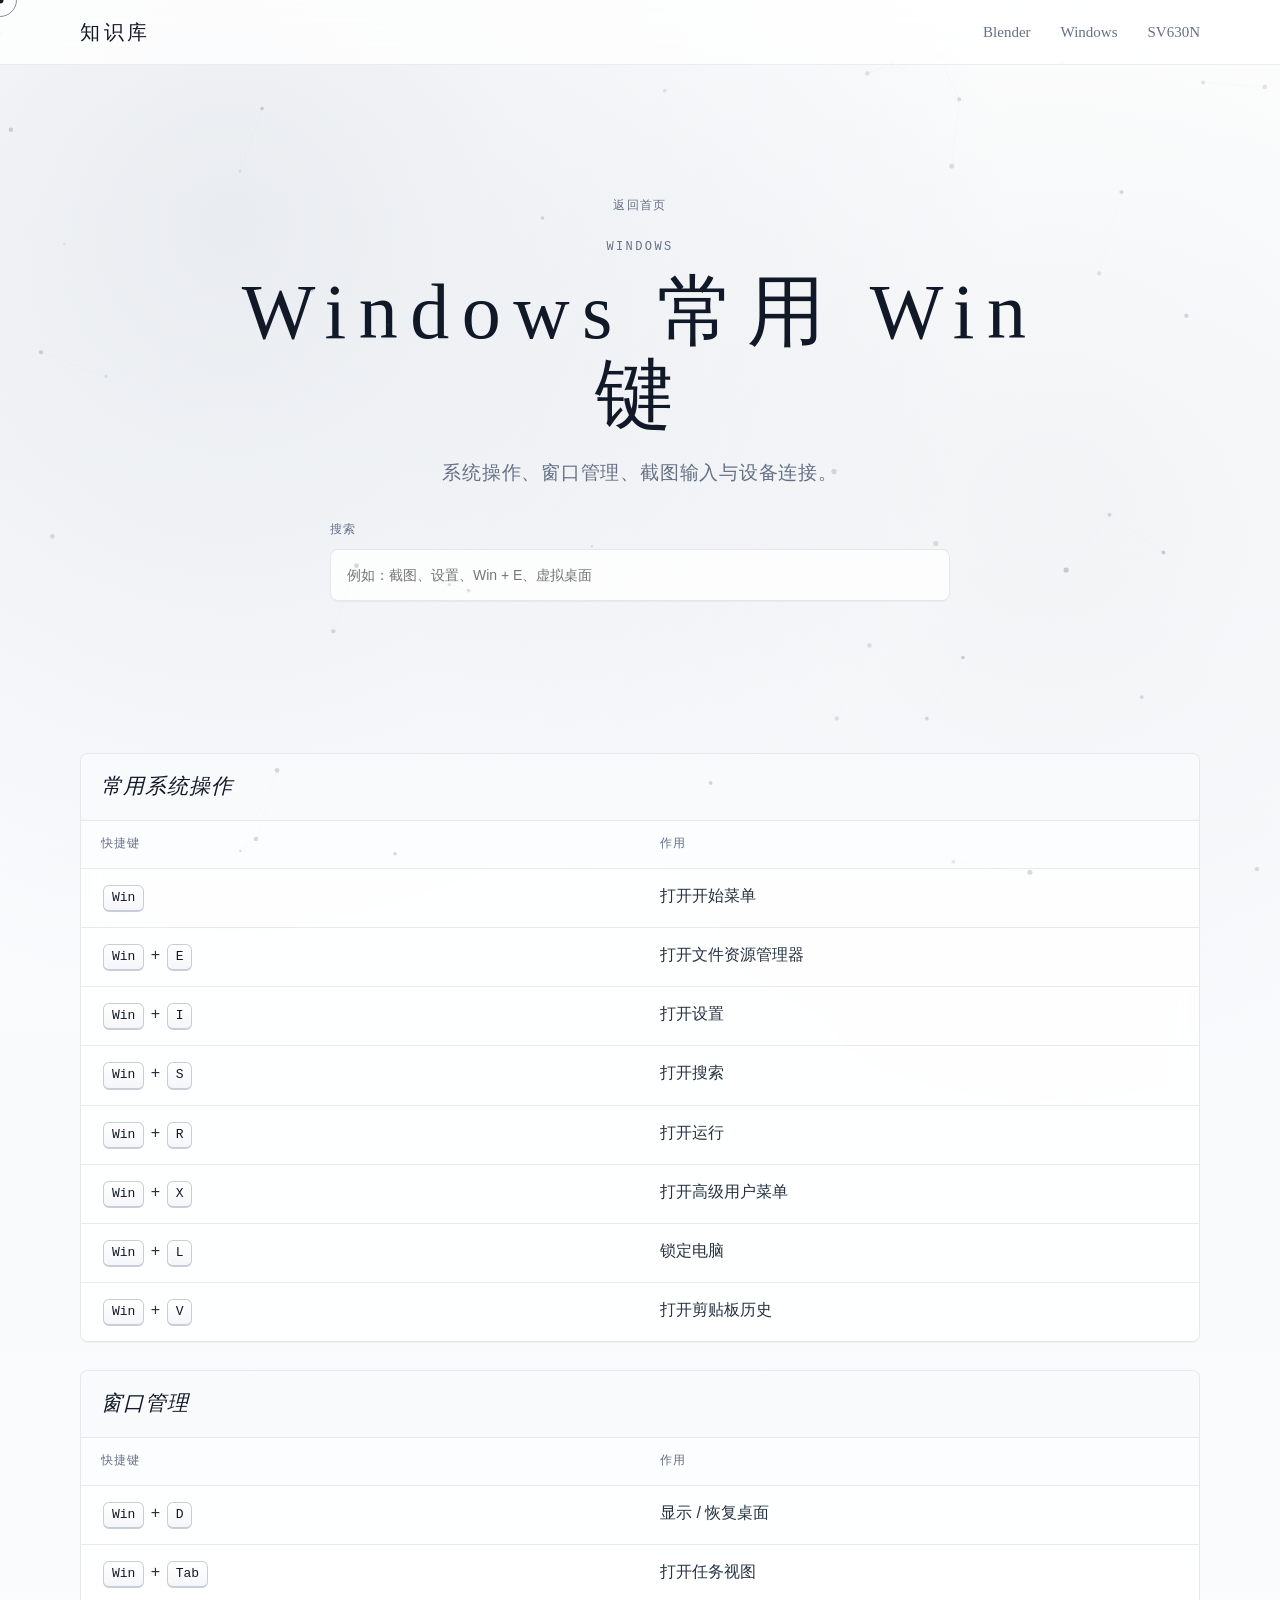
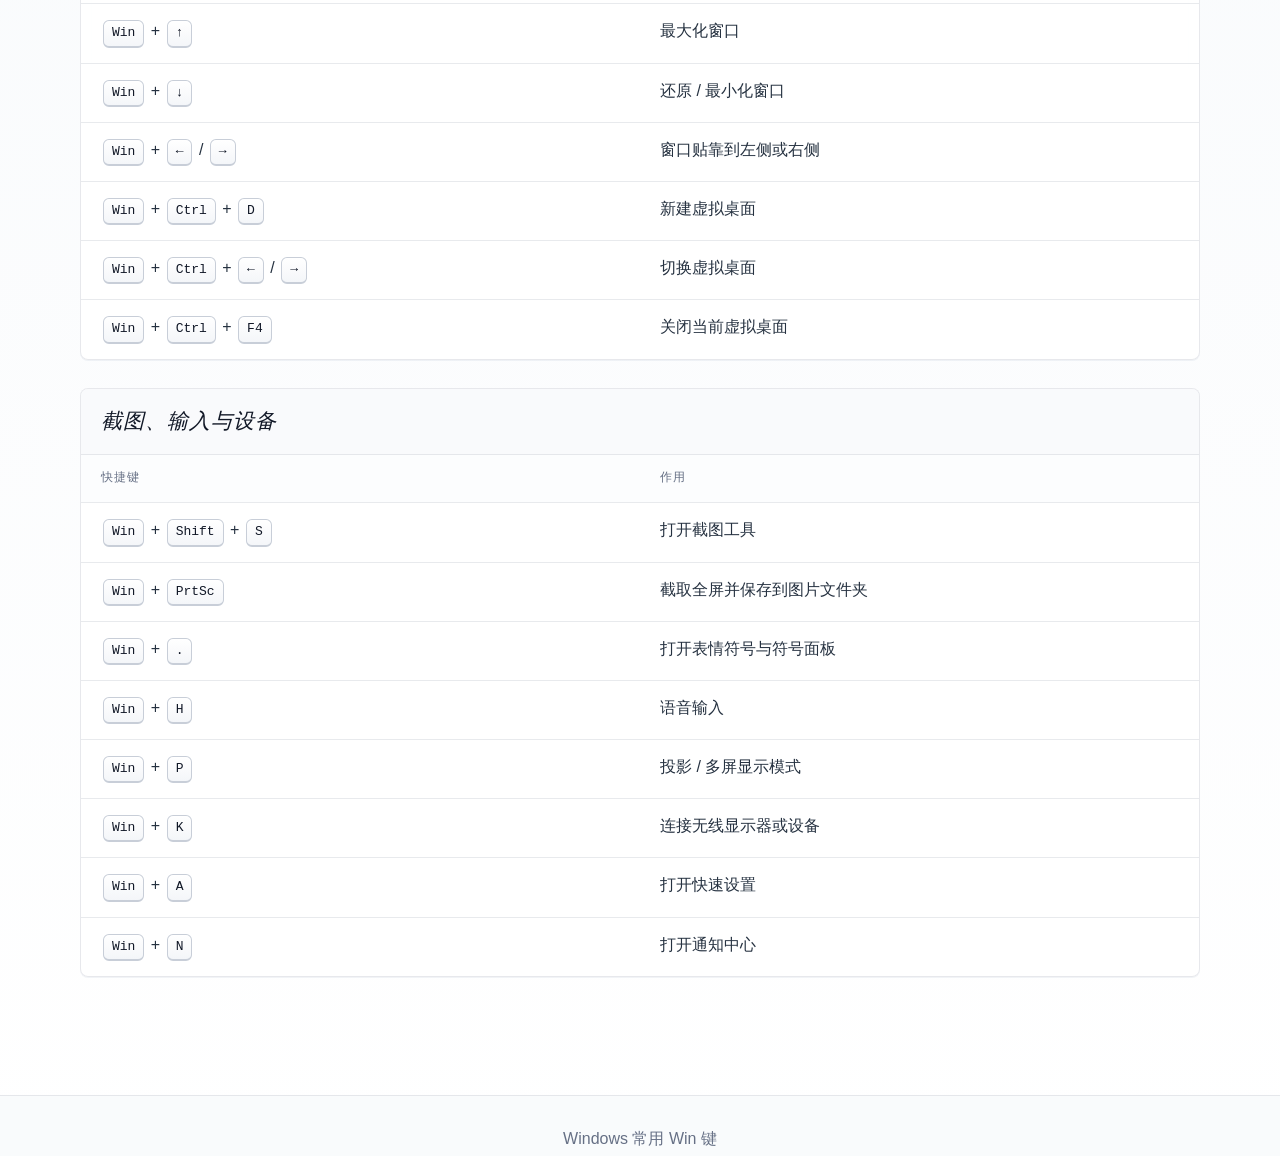
<file: windows.html>
<!DOCTYPE html>
<html lang="zh-CN">
  <head>
    <meta charset="UTF-8" />
    <meta name="viewport" content="width=device-width, initial-scale=1.0" />
    <meta http-equiv="Cache-Control" content="no-store, no-cache, must-revalidate" />
    <meta http-equiv="Pragma" content="no-cache" />
    <meta http-equiv="Expires" content="0" />
    <meta name="description" content="Windows 常用 Win 键快捷键速查。" />
    <title>Windows 常用 Win 键</title>
    <link rel="icon" href="favicon.png" type="image/png" />
    <link rel="stylesheet" href="styles.css?v=pages2" />
  </head>
  <body>
    <canvas id="particle-field" aria-hidden="true"></canvas>
    <div class="cursor-dot" aria-hidden="true"></div>
    <div class="cursor-ring" aria-hidden="true"></div>

    <header class="site-header">
      <div class="topbar">
        <a class="brand" href="index.html">知识库</a>
        <nav>
          <a href="blender.html">Blender</a>
          <a href="windows.html">Windows</a>
          <a href="sv630n.html">SV630N</a>
        </nav>
      </div>
    </header>

    <main class="page">
      <section class="intro reveal">
        <a class="back-link" href="index.html">返回首页</a>
        <p class="eyebrow">Windows</p>
        <h1>Windows 常用 Win 键</h1>
        <p>系统操作、窗口管理、截图输入与设备连接。</p>
        <label class="search">
          <span>搜索</span>
          <input id="shortcut-search" type="search" placeholder="例如：截图、设置、Win + E、虚拟桌面" autocomplete="off" />
        </label>
      </section>

      <section class="section reveal" data-section>
        <div class="table-block">
          <h3>常用系统操作</h3>
          <table>
            <thead>
              <tr>
                <th>快捷键</th>
                <th>作用</th>
              </tr>
            </thead>
            <tbody>
              <tr><td><kbd>Win</kbd></td><td>打开开始菜单</td></tr>
              <tr><td><kbd>Win</kbd> + <kbd>E</kbd></td><td>打开文件资源管理器</td></tr>
              <tr><td><kbd>Win</kbd> + <kbd>I</kbd></td><td>打开设置</td></tr>
              <tr><td><kbd>Win</kbd> + <kbd>S</kbd></td><td>打开搜索</td></tr>
              <tr><td><kbd>Win</kbd> + <kbd>R</kbd></td><td>打开运行</td></tr>
              <tr><td><kbd>Win</kbd> + <kbd>X</kbd></td><td>打开高级用户菜单</td></tr>
              <tr><td><kbd>Win</kbd> + <kbd>L</kbd></td><td>锁定电脑</td></tr>
              <tr><td><kbd>Win</kbd> + <kbd>V</kbd></td><td>打开剪贴板历史</td></tr>
            </tbody>
          </table>
        </div>

        <div class="table-block">
          <h3>窗口管理</h3>
          <table>
            <thead>
              <tr>
                <th>快捷键</th>
                <th>作用</th>
              </tr>
            </thead>
            <tbody>
              <tr><td><kbd>Win</kbd> + <kbd>D</kbd></td><td>显示 / 恢复桌面</td></tr>
              <tr><td><kbd>Win</kbd> + <kbd>Tab</kbd></td><td>打开任务视图</td></tr>
              <tr><td><kbd>Win</kbd> + <kbd>↑</kbd></td><td>最大化窗口</td></tr>
              <tr><td><kbd>Win</kbd> + <kbd>↓</kbd></td><td>还原 / 最小化窗口</td></tr>
              <tr><td><kbd>Win</kbd> + <kbd>←</kbd> / <kbd>→</kbd></td><td>窗口贴靠到左侧或右侧</td></tr>
              <tr><td><kbd>Win</kbd> + <kbd>Ctrl</kbd> + <kbd>D</kbd></td><td>新建虚拟桌面</td></tr>
              <tr><td><kbd>Win</kbd> + <kbd>Ctrl</kbd> + <kbd>←</kbd> / <kbd>→</kbd></td><td>切换虚拟桌面</td></tr>
              <tr><td><kbd>Win</kbd> + <kbd>Ctrl</kbd> + <kbd>F4</kbd></td><td>关闭当前虚拟桌面</td></tr>
            </tbody>
          </table>
        </div>

        <div class="table-block">
          <h3>截图、输入与设备</h3>
          <table>
            <thead>
              <tr>
                <th>快捷键</th>
                <th>作用</th>
              </tr>
            </thead>
            <tbody>
              <tr><td><kbd>Win</kbd> + <kbd>Shift</kbd> + <kbd>S</kbd></td><td>打开截图工具</td></tr>
              <tr><td><kbd>Win</kbd> + <kbd>PrtSc</kbd></td><td>截取全屏并保存到图片文件夹</td></tr>
              <tr><td><kbd>Win</kbd> + <kbd>.</kbd></td><td>打开表情符号与符号面板</td></tr>
              <tr><td><kbd>Win</kbd> + <kbd>H</kbd></td><td>语音输入</td></tr>
              <tr><td><kbd>Win</kbd> + <kbd>P</kbd></td><td>投影 / 多屏显示模式</td></tr>
              <tr><td><kbd>Win</kbd> + <kbd>K</kbd></td><td>连接无线显示器或设备</td></tr>
              <tr><td><kbd>Win</kbd> + <kbd>A</kbd></td><td>打开快速设置</td></tr>
              <tr><td><kbd>Win</kbd> + <kbd>N</kbd></td><td>打开通知中心</td></tr>
            </tbody>
          </table>
        </div>
      </section>
    </main>

    <footer class="footer">
      <p>Windows 常用 Win 键</p>
    </footer>

    <script src="script.js?v=pages2"></script>
  </body>
</html>
</file>
<file: styles.css>
:root {
  --bg: #ffffff;
  --text: #111827;
  --muted: #667085;
  --line: #e5e7eb;
  --line-strong: #cfd6e2;
  --soft: #f8fafc;
  --card: rgba(255, 255, 255, 0.86);
  --nav: rgba(255, 255, 255, 0.78);
  --shadow: 0 18px 46px rgba(15, 23, 42, 0.09);
  --accent: #111827;
}

* {
  box-sizing: border-box;
}

html {
  scroll-behavior: smooth;
}

body {
  margin: 0;
  min-height: 100vh;
  background:
    radial-gradient(circle at 18% 8%, rgba(148, 163, 184, 0.2), transparent 28%),
    radial-gradient(circle at 82% 18%, rgba(209, 213, 219, 0.24), transparent 26%),
    linear-gradient(180deg, #ffffff 0%, #f8fafc 42%, #ffffff 100%);
  color: var(--text);
  cursor: none;
  font-family: "Inter", "Noto Sans SC", "Segoe UI", Arial, sans-serif;
  line-height: 1.6;
  -webkit-font-smoothing: antialiased;
}

#particle-field {
  position: fixed;
  inset: 0;
  z-index: 2;
  width: 100%;
  height: 100%;
  opacity: 0.62;
  pointer-events: none;
}

.cursor-dot,
.cursor-ring {
  position: fixed;
  left: 0;
  top: 0;
  z-index: 99;
  border-radius: 999px;
  pointer-events: none;
  transform: translate(-50%, -50%);
}

.cursor-dot {
  width: 7px;
  height: 7px;
  background: var(--text);
}

.cursor-ring {
  width: 34px;
  height: 34px;
  border: 1.5px solid var(--text);
  opacity: 0.48;
  transition: width 180ms ease, height 180ms ease, opacity 180ms ease;
}

.cursor-ring.is-hovering {
  width: 48px;
  height: 48px;
  opacity: 0.22;
}

.site-header,
.page,
.footer {
  position: relative;
}

.site-header {
  position: sticky;
  top: 0;
  z-index: 20;
  border-bottom: 1px solid rgba(229, 231, 235, 0.78);
  background: var(--nav);
  backdrop-filter: blur(18px);
}

.page,
.footer {
  z-index: 1;
}

a {
  color: inherit;
  cursor: none;
  text-decoration: none;
}

.topbar {
  width: min(1120px, calc(100% - 32px));
  height: 64px;
  margin: 0 auto;
  display: flex;
  align-items: center;
  justify-content: space-between;
  gap: 20px;
}

.brand {
  font-family: Georgia, "Times New Roman", "Noto Serif SC", serif;
  font-size: 20px;
  font-weight: 300;
  letter-spacing: 0.18em;
}

nav {
  display: flex;
  gap: 30px;
  color: var(--muted);
  font-family: Georgia, "Times New Roman", "Noto Serif SC", serif;
  font-size: 15px;
  font-weight: 300;
}

nav a {
  font-variant-numeric: lining-nums;
  transition: color 180ms ease;
}

nav a:hover {
  color: var(--text);
}

.page {
  width: min(1120px, calc(100% - 32px));
  margin: 0 auto;
  padding: 54px 0 90px;
}

.intro {
  max-width: 860px;
  margin: 0 auto 34px;
  padding: 72px 0 56px;
  text-align: center;
}

.home-intro {
  max-width: 980px;
}

.eyebrow {
  margin: 0 0 14px;
  color: var(--muted);
  font-family: "JetBrains Mono", Consolas, monospace;
  font-size: 12px;
  letter-spacing: 0.2em;
  text-transform: uppercase;
}

h1,
h2,
h3,
p {
  margin: 0;
}

h1 {
  margin-bottom: 18px;
  font-family: Georgia, "Times New Roman", "Noto Serif SC", serif;
  font-size: clamp(44px, 8vw, 78px);
  font-weight: 300;
  font-variant-numeric: lining-nums;
  letter-spacing: 0.16em;
  line-height: 1.06;
}

.intro > p:not(.eyebrow) {
  max-width: 690px;
  margin: 0 auto 30px;
  color: var(--muted);
  font-family: Georgia, "Times New Roman", "Noto Serif SC", serif;
  font-size: 19px;
  font-weight: 300;
  line-height: 1.9;
  letter-spacing: 0.04em;
}

.search {
  width: min(620px, 100%);
  margin: 0 auto;
  display: grid;
  gap: 9px;
  color: var(--muted);
  font-size: 14px;
  text-align: left;
}

.search span {
  font-family: "JetBrains Mono", Consolas, monospace;
  font-size: 12px;
  letter-spacing: 0.12em;
  text-transform: uppercase;
}

.search input {
  width: 100%;
  height: 52px;
  padding: 0 16px;
  border: 1px solid var(--line);
  border-radius: 8px;
  color: var(--text);
  background: rgba(255, 255, 255, 0.84);
  box-shadow: 0 1px 0 rgba(148, 163, 184, 0.12);
  font: inherit;
  transition: border-color 180ms ease, box-shadow 180ms ease, background 180ms ease;
}

.search input:focus {
  outline: none;
  border-color: var(--line-strong);
  background: rgba(255, 255, 255, 0.96);
  box-shadow: var(--shadow);
}

.home-grid {
  display: grid;
  grid-template-columns: repeat(3, minmax(0, 1fr));
  gap: 22px;
  margin-top: 42px;
}

.home-card {
  min-height: 230px;
  display: flex;
  flex-direction: column;
  gap: 22px;
  padding: 30px;
  border: 1px solid rgba(229, 231, 235, 0.92);
  border-radius: 8px;
  background: var(--card);
  box-shadow: 0 1px 0 rgba(148, 163, 184, 0.12);
  backdrop-filter: blur(12px);
  text-align: left;
  transition: transform 180ms ease, border-color 180ms ease, box-shadow 180ms ease;
}

.home-card:hover {
  transform: translateY(-4px);
  border-color: var(--line-strong);
  box-shadow: var(--shadow);
}

.home-card-index {
  display: inline-block;
  flex: 0 0 auto;
  color: var(--muted);
  font-family: "JetBrains Mono", Consolas, monospace;
  font-size: 12px;
  letter-spacing: 0.14em;
  line-height: 1;
}

.home-card h2 {
  min-height: 0;
  margin: 0;
  display: flex;
  align-items: baseline;
  gap: 14px;
  font-family: Georgia, "Times New Roman", "Noto Serif SC", serif;
  font-size: clamp(26px, 4vw, 36px);
  font-style: italic;
  font-weight: 300;
  font-variant-numeric: lining-nums;
  letter-spacing: 0.06em;
}

.home-card p {
  margin-top: auto;
  color: var(--muted);
  font-family: Georgia, "Times New Roman", "Noto Serif SC", serif;
  font-size: 17px;
  line-height: 1.8;
}

.back-link {
  display: inline-block;
  margin-bottom: 22px;
  color: var(--muted);
  font-family: "JetBrains Mono", Consolas, monospace;
  font-size: 12px;
  letter-spacing: 0.12em;
  text-transform: uppercase;
}

.back-link:hover {
  color: var(--text);
}

.section {
  padding-top: 62px;
}

.section h2 {
  margin: 0 0 38px;
  padding-bottom: 18px;
  border-bottom: 1px solid var(--line);
  font-family: Georgia, "Times New Roman", "Noto Serif SC", serif;
  font-size: clamp(31px, 5vw, 44px);
  font-weight: 300;
  font-variant-numeric: lining-nums;
  letter-spacing: 0.16em;
  text-align: center;
}

.section h2::after {
  content: "";
  display: block;
  width: 86px;
  height: 3px;
  margin: 18px auto -20px;
  border-radius: 999px;
  background: var(--text);
}

.table-block {
  margin-bottom: 28px;
  border: 1px solid rgba(229, 231, 235, 0.92);
  border-radius: 8px;
  background: var(--card);
  box-shadow: 0 1px 0 rgba(148, 163, 184, 0.12);
  overflow: hidden;
  backdrop-filter: blur(12px);
  transition: transform 180ms ease, border-color 180ms ease, box-shadow 180ms ease;
}

.table-block:hover {
  transform: translateY(-4px);
  border-color: var(--line-strong);
  box-shadow: var(--shadow);
}

.table-block h3 {
  margin: 0;
  padding: 16px 20px;
  border-bottom: 1px solid var(--line);
  background: rgba(248, 250, 252, 0.86);
  font-family: Georgia, "Times New Roman", "Noto Serif SC", serif;
  font-size: 21px;
  font-style: italic;
  font-weight: 300;
  font-variant-numeric: lining-nums;
  letter-spacing: 0.05em;
}

table {
  width: 100%;
  border-collapse: collapse;
}

th,
td {
  padding: 14px 20px;
  border-bottom: 1px solid rgba(229, 231, 235, 0.86);
  text-align: left;
  vertical-align: top;
}

tr:last-child td {
  border-bottom: 0;
}

tbody tr {
  transition: background 160ms ease;
}

tbody tr:hover {
  background: rgba(248, 250, 252, 0.72);
}

th {
  width: 36%;
  color: var(--muted);
  background: rgba(251, 252, 254, 0.7);
  font-family: "JetBrains Mono", Consolas, monospace;
  font-size: 12px;
  font-weight: 500;
  letter-spacing: 0.1em;
  text-transform: uppercase;
}

td {
  color: #263241;
}

kbd {
  display: inline-block;
  min-width: 25px;
  margin: 1px 2px;
  padding: 3px 8px;
  border: 1px solid #c8ced8;
  border-bottom-width: 2px;
  border-radius: 6px;
  background: linear-gradient(180deg, #ffffff, #f4f6f9);
  color: #111827;
  box-shadow: 0 1px 0 rgba(255, 255, 255, 0.9) inset;
  font-family: "JetBrains Mono", Consolas, monospace;
  font-size: 13px;
  line-height: 1.4;
  text-align: center;
  white-space: nowrap;
}

.is-hidden {
  display: none;
}

.source-link {
  color: var(--muted);
  font-family: "JetBrains Mono", Consolas, monospace;
  font-size: 12px;
  letter-spacing: 0.08em;
  text-transform: uppercase;
}

.source-link:hover {
  color: var(--text);
}

.alarm-table th:first-child {
  width: 24%;
}

.alarm-table th:last-child {
  width: 14%;
}

.empty {
  margin: 24px 0;
  padding: 18px 20px;
  border: 1px dashed var(--line-strong);
  border-radius: 8px;
  color: var(--muted);
  background: rgba(248, 250, 252, 0.8);
  text-align: center;
}

.footer {
  border-top: 1px solid var(--line);
  padding: 30px 16px;
  color: var(--muted);
  background: rgba(248, 250, 252, 0.8);
  text-align: center;
}

.reveal {
  opacity: 1;
  transform: none;
}

.reveal.is-visible {
  opacity: 1;
  transform: translateY(0);
}

@media (min-width: 681px) {
  .reveal {
    opacity: 0;
    transform: translateY(42px);
    transition: opacity 700ms ease, transform 700ms ease;
  }

  .reveal.is-visible {
    opacity: 1;
    transform: translateY(0);
  }
}

@media (max-width: 680px) {
  .cursor-dot,
  .cursor-ring {
    display: none;
  }

  body,
  a {
    cursor: auto;
  }

  .topbar {
    height: auto;
    padding: 16px 0;
    align-items: flex-start;
    flex-direction: column;
  }

  nav {
    flex-wrap: wrap;
    gap: 16px;
  }

  .page {
    padding-top: 30px;
  }

  .intro {
    padding: 44px 0 34px;
    text-align: left;
  }

  .home-grid {
    grid-template-columns: 1fr;
  }

  .intro > p:not(.eyebrow) {
    margin-left: 0;
  }

  .section h2 {
    text-align: left;
  }

  .section h2::after {
    margin-left: 0;
  }

  th,
  td {
    display: block;
    width: 100%;
    padding: 11px 14px;
  }

  th {
    border-bottom: 0;
  }
}

@media (prefers-reduced-motion: reduce) {
  *,
  *::before,
  *::after {
    animation-duration: 0.01ms !important;
    animation-iteration-count: 1 !important;
    scroll-behavior: auto !important;
    transition-duration: 0.01ms !important;
  }
}
</file>
